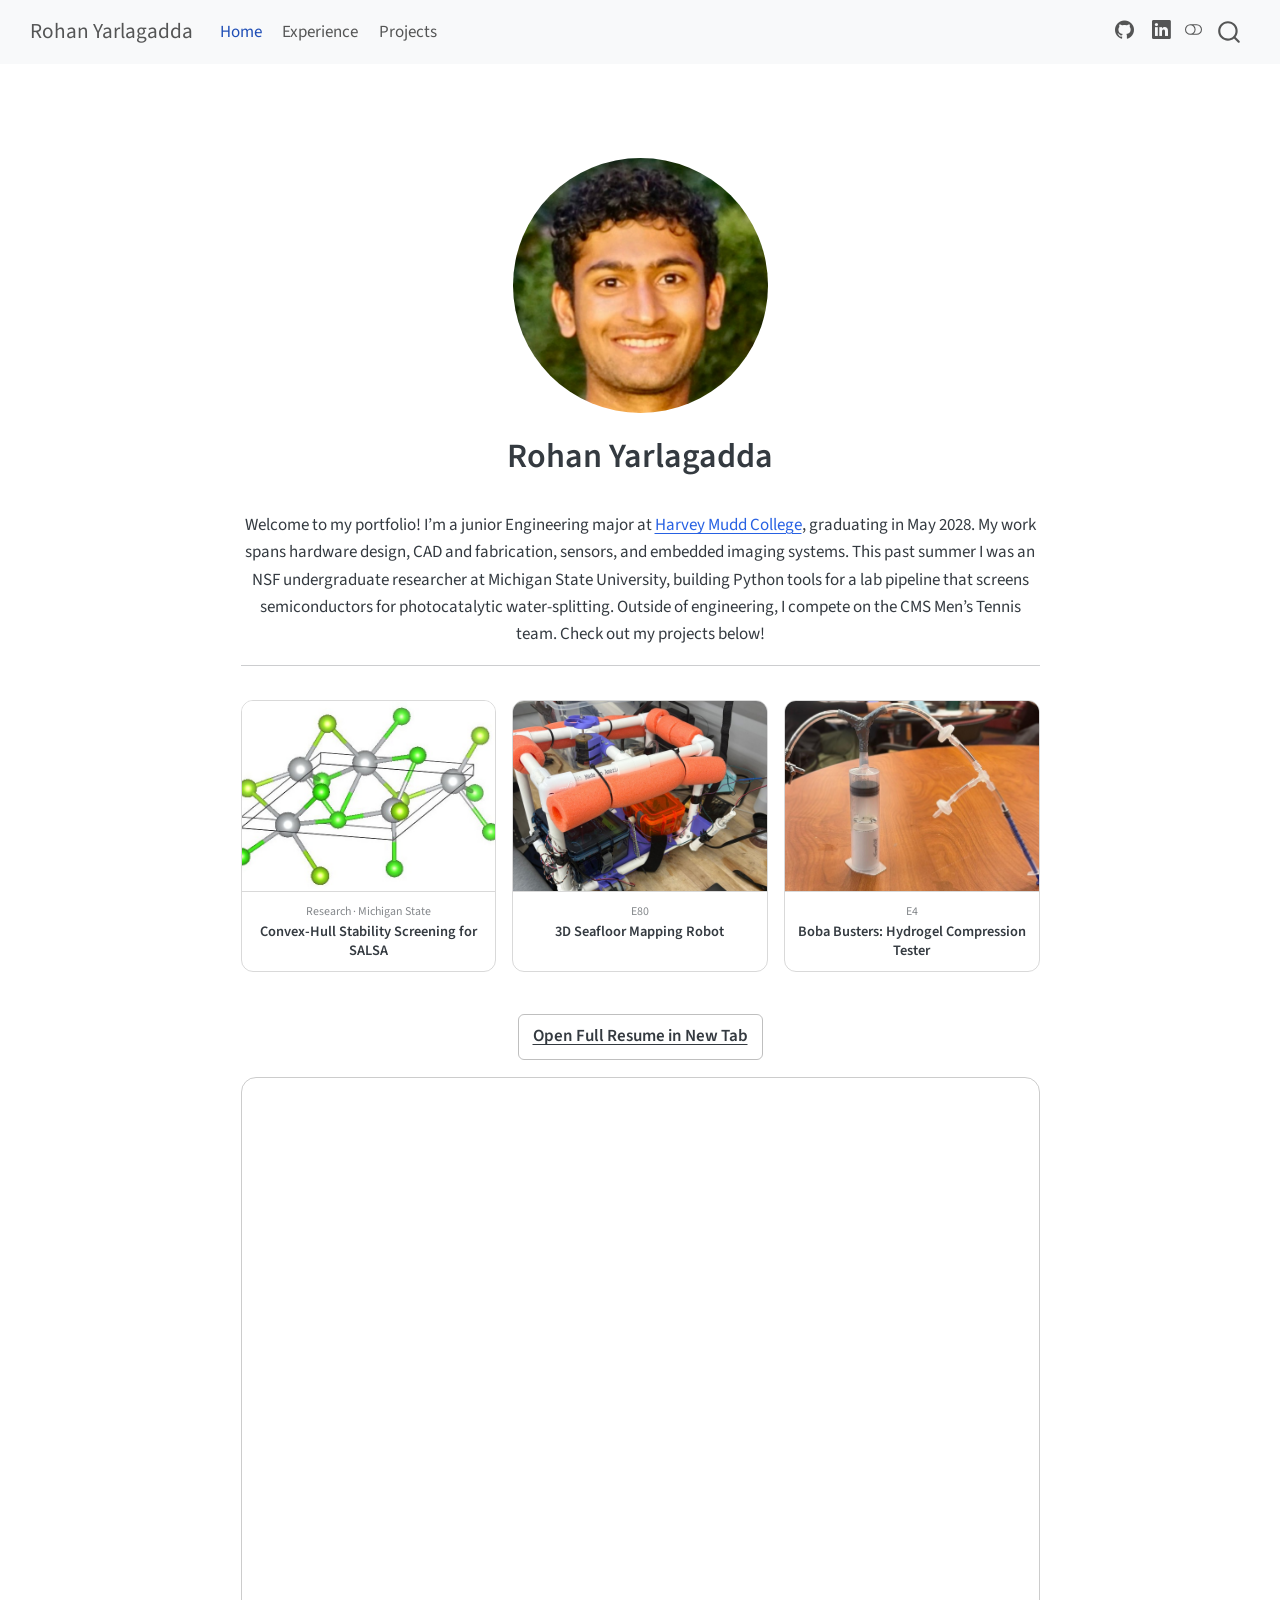
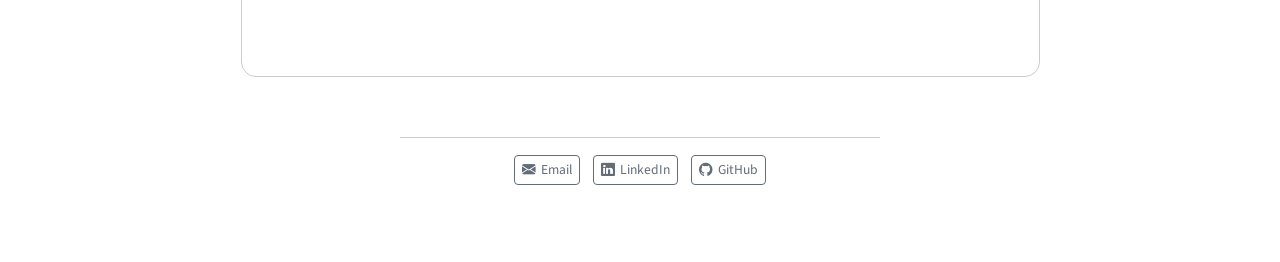
<file: index.html>
<!DOCTYPE html>
<html xmlns="http://www.w3.org/1999/xhtml" lang="en" xml:lang="en"><head>

<meta charset="utf-8">
<meta name="generator" content="quarto-1.10.18">

<meta name="viewport" content="width=device-width, initial-scale=1.0, user-scalable=yes">


<title>Rohan Yarlagadda</title>
<style>
/* Default styles provided by pandoc.
** See https://pandoc.org/MANUAL.html#variables-for-html for config info.
*/
span.smallcaps{font-variant: small-caps;}
div.columns{display: flex; gap: 1.5em;}
div.column{flex: auto;}
@media screen {
div.columns{gap: min(4vw, 1.5em);}
div.column{overflow-x: auto;}
}
div.hanging-indent{margin-left: 1.5em; text-indent: -1.5em;}
ul.task-list{list-style: none;}
ul.task-list li input[type="checkbox"] {
  width: 0.8em;
  margin: 0 0.8em 0.2em -1em; /* quarto-specific, see https://github.com/quarto-dev/quarto-cli/issues/4556 */ 
  vertical-align: middle;
}
</style>


<script src="site_libs/quarto-nav/quarto-nav.js"></script>
<script src="site_libs/quarto-nav/headroom.min.js"></script>
<script src="site_libs/clipboard/clipboard.min.js"></script>
<script src="site_libs/quarto-search/autocomplete.umd.js"></script>
<script src="site_libs/quarto-search/fuse.min.js"></script>
<script src="site_libs/quarto-search/quarto-search.js"></script>
<meta name="quarto:offset" content="./">
<link href="./images/headshot.jpg" rel="icon" type="image/jpeg">
<script src="site_libs/quarto-html/quarto.js" type="module"></script>
<script src="site_libs/quarto-html/tabsets/tabsets.js" type="module"></script>
<script src="site_libs/quarto-html/popper.min.js"></script>
<script src="site_libs/quarto-html/tippy.umd.min.js"></script>
<link href="site_libs/quarto-html/tippy.css" rel="stylesheet">
<link href="site_libs/quarto-html/quarto-syntax-highlighting-64a204ab8560d761af7679ceaba22944.css" rel="stylesheet" class="quarto-color-scheme" id="quarto-text-highlighting-styles">
<link href="site_libs/quarto-html/quarto-syntax-highlighting-dark-b85bc7c33db8c58e0ec93c3465666fed.css" rel="stylesheet" class="quarto-color-scheme quarto-color-alternate" id="quarto-text-highlighting-styles">
<link href="site_libs/quarto-html/quarto-syntax-highlighting-64a204ab8560d761af7679ceaba22944.css" rel="stylesheet" class="quarto-color-scheme-extra" id="quarto-text-highlighting-styles">
<script src="site_libs/bootstrap/bootstrap.min.js"></script>
<link href="site_libs/bootstrap/bootstrap-icons.css" rel="stylesheet">
<link href="site_libs/bootstrap/bootstrap-172ba59bd5e0b52282274ba0c0cc16fc.min.css" rel="stylesheet" append-hash="true" class="quarto-color-scheme" id="quarto-bootstrap" data-mode="light">
<link href="site_libs/bootstrap/bootstrap-dark-8b348f4b4b74a528bf910da1e8c5139e.min.css" rel="stylesheet" append-hash="true" class="quarto-color-scheme quarto-color-alternate" id="quarto-bootstrap" data-mode="dark">
<link href="site_libs/bootstrap/bootstrap-172ba59bd5e0b52282274ba0c0cc16fc.min.css" rel="stylesheet" append-hash="true" class="quarto-color-scheme-extra" id="quarto-bootstrap" data-mode="light">
<script id="quarto-search-options" type="application/json">{
  "location": "navbar",
  "copy-button": false,
  "collapse-after": 3,
  "panel-placement": "end",
  "type": "overlay",
  "limit": 50,
  "keyboard-shortcut": [
    "f",
    "/",
    "s"
  ],
  "language": {
    "search-no-results-text": "No results",
    "search-matching-documents-text": "matching documents",
    "search-copy-link-title": "Copy link to search",
    "search-hide-matches-text": "Hide additional matches",
    "search-more-match-text": "more match in this document",
    "search-more-matches-text": "more matches in this document",
    "search-clear-button-title": "Clear",
    "search-text-placeholder": "",
    "search-detached-cancel-button-title": "Cancel",
    "search-submit-button-title": "Submit",
    "search-label": "Search"
  }
}</script>


<link rel="stylesheet" href="styles.css">
</head>

<body class="nav-fixed fullcontent quarto-light"><script id="quarto-html-before-body" type="application/javascript">
    const toggleBodyColorMode = (bsSheetEl) => {
      const mode = bsSheetEl.getAttribute("data-mode");
      const bodyEl = window.document.querySelector("body");
      if (mode === "dark") {
        bodyEl.classList.add("quarto-dark");
        bodyEl.classList.remove("quarto-light");
      } else {
        bodyEl.classList.add("quarto-light");
        bodyEl.classList.remove("quarto-dark");
      }
    }
    const toggleBodyColorPrimary = () => {
      const bsSheetEl = window.document.querySelector("link#quarto-bootstrap:not([rel=disabled-stylesheet])");
      if (bsSheetEl) {
        toggleBodyColorMode(bsSheetEl);
      }
    }
    const setColorSchemeToggle = (alternate) => {
      const toggles = window.document.querySelectorAll('.quarto-color-scheme-toggle');
      for (let i=0; i < toggles.length; i++) {
        const toggle = toggles[i];
        if (toggle) {
          if (alternate) {
            toggle.classList.add("alternate");
          } else {
            toggle.classList.remove("alternate");
          }
        }
      }
    };
    const toggleColorMode = (alternate) => {
      // Switch the stylesheets
      const primaryStylesheets = window.document.querySelectorAll('link.quarto-color-scheme:not(.quarto-color-alternate)');
      const alternateStylesheets = window.document.querySelectorAll('link.quarto-color-scheme.quarto-color-alternate');
      manageTransitions('#quarto-margin-sidebar .nav-link', false);
      if (alternate) {
        // note: dark is layered on light, we don't disable primary!
        enableStylesheet(alternateStylesheets);
        for (const sheetNode of alternateStylesheets) {
          if (sheetNode.id === "quarto-bootstrap") {
            toggleBodyColorMode(sheetNode);
          }
        }
      } else {
        disableStylesheet(alternateStylesheets);
        enableStylesheet(primaryStylesheets)
        toggleBodyColorPrimary();
      }
      manageTransitions('#quarto-margin-sidebar .nav-link', true);
      // Switch the toggles
      setColorSchemeToggle(alternate)
      // Hack to workaround the fact that safari doesn't
      // properly recolor the scrollbar when toggling (#1455)
      if (navigator.userAgent.indexOf('Safari') > 0 && navigator.userAgent.indexOf('Chrome') == -1) {
        manageTransitions("body", false);
        window.scrollTo(0, 1);
        setTimeout(() => {
          window.scrollTo(0, 0);
          manageTransitions("body", true);
        }, 40);
      }
    }
    const disableStylesheet = (stylesheets) => {
      for (let i=0; i < stylesheets.length; i++) {
        const stylesheet = stylesheets[i];
        stylesheet.rel = 'disabled-stylesheet';
      }
    }
    const enableStylesheet = (stylesheets) => {
      for (let i=0; i < stylesheets.length; i++) {
        const stylesheet = stylesheets[i];
        if(stylesheet.rel !== 'stylesheet') { // for Chrome, which will still FOUC without this check
          stylesheet.rel = 'stylesheet';
        }
      }
    }
    const manageTransitions = (selector, allowTransitions) => {
      const els = window.document.querySelectorAll(selector);
      for (let i=0; i < els.length; i++) {
        const el = els[i];
        if (allowTransitions) {
          el.classList.remove('notransition');
        } else {
          el.classList.add('notransition');
        }
      }
    }
    const isFileUrl = () => {
      return window.location.protocol === 'file:';
    }
    const hasAlternateSentinel = () => {
      let styleSentinel = getColorSchemeSentinel();
      if (styleSentinel !== null) {
        return styleSentinel === "alternate";
      } else {
        return false;
      }
    }
    const setStyleSentinel = (alternate) => {
      const value = alternate ? "alternate" : "default";
      if (!isFileUrl()) {
        window.localStorage.setItem("quarto-color-scheme", value);
      } else {
        localAlternateSentinel = value;
      }
    }
    const getColorSchemeSentinel = () => {
      if (!isFileUrl()) {
        const storageValue = window.localStorage.getItem("quarto-color-scheme");
        return storageValue != null ? storageValue : localAlternateSentinel;
      } else {
        return localAlternateSentinel;
      }
    }
    const toggleGiscusIfUsed = (isAlternate, darkModeDefault) => {
      const baseTheme = document.querySelector('#giscus-base-theme')?.value ?? 'light';
      const alternateTheme = document.querySelector('#giscus-alt-theme')?.value ?? 'dark';
      let newTheme = '';
      if(authorPrefersDark) {
        newTheme = isAlternate ? baseTheme : alternateTheme;
      } else {
        newTheme = isAlternate ? alternateTheme : baseTheme;
      }
      const changeGiscusTheme = () => {
        // From: https://github.com/giscus/giscus/issues/336
        const sendMessage = (message) => {
          const iframe = document.querySelector('iframe.giscus-frame');
          if (!iframe) return;
          iframe.contentWindow.postMessage({ giscus: message }, 'https://giscus.app');
        }
        sendMessage({
          setConfig: {
            theme: newTheme
          }
        });
      }
      const isGiscussLoaded = window.document.querySelector('iframe.giscus-frame') !== null;
      if (isGiscussLoaded) {
        changeGiscusTheme();
      }
    };
    const authorPrefersDark = false;
    const darkModeDefault = authorPrefersDark;
      document.querySelector('link#quarto-text-highlighting-styles.quarto-color-scheme-extra').rel = 'disabled-stylesheet';
      document.querySelector('link#quarto-bootstrap.quarto-color-scheme-extra').rel = 'disabled-stylesheet';
    let localAlternateSentinel = darkModeDefault ? 'alternate' : 'default';
    // Dark / light mode switch
    window.quartoToggleColorScheme = () => {
      // Read the current dark / light value
      let toAlternate = !hasAlternateSentinel();
      toggleColorMode(toAlternate);
      setStyleSentinel(toAlternate);
      toggleGiscusIfUsed(toAlternate, darkModeDefault);
      window.dispatchEvent(new Event('resize'));
    };
    // Switch to dark mode if need be
    if (hasAlternateSentinel()) {
      toggleColorMode(true);
    } else {
      toggleColorMode(false);
    }
  </script>

<div id="quarto-search-results"></div>
  <header id="quarto-header" class="headroom fixed-top">
    <nav class="navbar navbar-expand-lg " data-bs-theme="dark">
      <div class="navbar-container container-fluid">
      <div class="navbar-brand-container mx-auto">
    <a class="navbar-brand" href="./index.html">
    <span class="navbar-title">Rohan Yarlagadda</span>
    </a>
  </div>
            <div id="quarto-search" class="" title="Search"></div>
          <button class="navbar-toggler" type="button" data-bs-toggle="collapse" data-bs-target="#navbarCollapse" aria-controls="navbarCollapse" role="menu" aria-expanded="false" aria-label="Toggle navigation" onclick="if (window.quartoToggleHeadroom) { window.quartoToggleHeadroom(); }">
  <span class="navbar-toggler-icon"></span>
</button>
          <div class="collapse navbar-collapse" id="navbarCollapse">
            <ul class="navbar-nav navbar-nav-scroll me-auto">
  <li class="nav-item">
    <a class="nav-link active" href="./index.html" aria-current="page"> 
<span class="menu-text">Home</span></a>
  </li>  
  <li class="nav-item">
    <a class="nav-link" href="./experience.html"> 
<span class="menu-text">Experience</span></a>
  </li>  
  <li class="nav-item">
    <a class="nav-link" href="./projects.html"> 
<span class="menu-text">Projects</span></a>
  </li>  
</ul>
            <ul class="navbar-nav navbar-nav-scroll ms-auto">
  <li class="nav-item compact">
    <a class="nav-link" href="https://github.com/roprograms" target="_blank"> <i class="bi bi-github" role="img">
</i> 
<span class="menu-text"></span></a>
  </li>  
  <li class="nav-item compact">
    <a class="nav-link" href="https://www.linkedin.com/in/rohan-yarlagadda-907777332/" target="_blank"> <i class="bi bi-linkedin" role="img">
</i> 
<span class="menu-text"></span></a>
  </li>  
</ul>
          </div> <!-- /navcollapse -->
            <div class="quarto-navbar-tools">
  <a href="" class="quarto-color-scheme-toggle quarto-navigation-tool  px-1" onclick="window.quartoToggleColorScheme(); return false;" title="Toggle dark mode"><i class="bi"></i></a>
</div>
      </div> <!-- /container-fluid -->
    </nav>
</header>
<!-- content -->
<div id="quarto-content" class="quarto-container page-columns page-rows-contents page-layout-article page-navbar">
<!-- sidebar -->
<!-- margin-sidebar -->
    
<!-- main -->
<div class="quarto-about-jolla">
  <img src="images/headshot.jpg" class="about-image
  round " style="height: 15em; width: 15em;">
 <header id="title-block-header" class="quarto-title-block default">
<div class="quarto-title">
<h1 class="title">Rohan Yarlagadda</h1>
</div>
<div class="quarto-title-meta">
  </div>
</header><main class="content" id="quarto-document-content">

<p>Welcome to my portfolio! I’m a junior Engineering major at <a href="https://www.hmc.edu">Harvey Mudd College</a>, graduating in May 2028. My work spans hardware design, CAD and fabrication, sensors, and embedded imaging systems. This past summer I was an NSF undergraduate researcher at Michigan State University, building Python tools for a lab pipeline that screens semiconductors for photocatalytic water-splitting. Outside of engineering, I compete on the CMS Men’s Tennis team. Check out my projects below!</p>
<hr>
<!-- Project cards: copy one <a class="proj-card"> block per project.
     href points to a page, optionally with #section-id to jump to that section.
     To use a real photo, change src to e.g. images/projects/e80/main.jpg -->
<div class="proj-grid">
  <a href="experience.html#msu-research" class="proj-card">
    <img class="proj-img" src="images/experience/msu/crystal-structure.jpg" alt="Crystal structure of a candidate compound">
    <div class="proj-label">
      <p class="proj-course">Research · Michigan State</p>
      <p class="proj-name">Convex-Hull Stability Screening for SALSA</p>
    </div>
  </a>
  <a href="projects.html#e80-seafloor-mapping" class="proj-card">
    <img class="proj-img" src="images/projects/e80/robot.jpg" alt="Seafloor mapping robot">
    <div class="proj-label">
      <p class="proj-course">E80</p>
      <p class="proj-name">3D Seafloor Mapping Robot</p>
    </div>
  </a>
  <a href="projects.html#e4-hydrogel-tester" class="proj-card">
    <img class="proj-img" src="images/projects/e4/prototype.jpg" alt="Boba Busters hydrogel compression tester">
    <div class="proj-label">
      <p class="proj-course">E4</p>
      <p class="proj-name">Boba Busters: Hydrogel Compression Tester</p>
    </div>
  </a>
</div>
<!-- Resume: to update it, replace images/Resume.pdf with the new file (same name). -->
<div style="text-align:center; margin: 1.5rem 0 1rem;">
  <a href="images/Resume.pdf" target="_blank" class="btn-link">Open Full Resume in New Tab</a>
</div>
<div style="text-align:center;">
  <iframe class="resume-frame" src="images/Resume.pdf"></iframe>
</div>


</main> 
  <hr class="about-sep">
   <div class="about-links">
  <a href="mailto:ryarlagadda006@gmail.com" class="about-link" rel="" target="">
    <i class="bi bi-envelope-fill"></i>
     <span class="about-link-text">Email</span>
  </a>
  <a href="https://www.linkedin.com/in/rohan-yarlagadda-907777332/" class="about-link" rel="" target="">
    <i class="bi bi-linkedin"></i>
     <span class="about-link-text">LinkedIn</span>
  </a>
  <a href="https://github.com/roprograms" class="about-link" rel="" target="">
    <i class="bi bi-github"></i>
     <span class="about-link-text">GitHub</span>
  </a>
</div>
</div>
 <!-- /main -->
<script id="quarto-html-after-body" type="application/javascript">
  window.document.addEventListener("DOMContentLoaded", function (event) {
    // Ensure there is a toggle, if there isn't float one in the top right
    if (window.document.querySelector('.quarto-color-scheme-toggle') === null) {
      const a = window.document.createElement('a');
      a.classList.add('top-right');
      a.classList.add('quarto-color-scheme-toggle');
      a.href = "";
      a.onclick = function() { try { window.quartoToggleColorScheme(); } catch {} return false; };
      const i = window.document.createElement("i");
      i.classList.add('bi');
      a.appendChild(i);
      window.document.body.appendChild(a);
    }
    setColorSchemeToggle(hasAlternateSentinel())
    const isCodeAnnotation = (el) => {
      for (const clz of el.classList) {
        if (clz.startsWith('code-annotation-')) {                     
          return true;
        }
      }
      return false;
    }
    const onCopySuccess = function(e) {
      // button target
      const button = e.trigger;
      // don't keep focus
      button.blur();
      // flash "checked"
      button.classList.add('code-copy-button-checked');
      var currentTitle = button.getAttribute("title");
      button.setAttribute("title", "Copied!");
      let tooltip;
      if (window.bootstrap) {
        button.setAttribute("data-bs-toggle", "tooltip");
        button.setAttribute("data-bs-placement", "left");
        button.setAttribute("data-bs-title", "Copied!");
        tooltip = new bootstrap.Tooltip(button, 
          { trigger: "manual", 
            customClass: "code-copy-button-tooltip",
            offset: [0, -8]});
        tooltip.show();    
      }
      setTimeout(function() {
        if (tooltip) {
          tooltip.hide();
          button.removeAttribute("data-bs-title");
          button.removeAttribute("data-bs-toggle");
          button.removeAttribute("data-bs-placement");
        }
        button.setAttribute("title", currentTitle);
        button.classList.remove('code-copy-button-checked');
      }, 1000);
      // clear code selection
      e.clearSelection();
    }
    const getTextToCopy = function(trigger) {
      const outerScaffold = trigger.parentElement.cloneNode(true);
      const codeEl = outerScaffold.querySelector('code');
      for (const childEl of codeEl.children) {
        if (isCodeAnnotation(childEl)) {
          childEl.remove();
        }
      }
      return codeEl.innerText;
    }
    const clipboard = new window.ClipboardJS('.code-copy-button:not([data-in-quarto-modal])', {
      text: getTextToCopy
    });
    clipboard.on('success', onCopySuccess);
    if (window.document.getElementById('quarto-embedded-source-code-modal')) {
      const clipboardModal = new window.ClipboardJS('.code-copy-button[data-in-quarto-modal]', {
        text: getTextToCopy,
        container: window.document.getElementById('quarto-embedded-source-code-modal')
      });
      clipboardModal.on('success', onCopySuccess);
    }
      var localhostRegex = new RegExp(/^(?:http|https):\/\/localhost\:?[0-9]*\//);
      var mailtoRegex = new RegExp(/^mailto:/);
        var filterRegex = new RegExp("https:\/\/roprograms\.github\.io\/RY_Project_Portfolio\/");
      var isInternal = (href) => {
          return filterRegex.test(href) || localhostRegex.test(href) || mailtoRegex.test(href);
      }
      // Inspect non-navigation links and adorn them if external
     var links = window.document.querySelectorAll('a[href]:not(.nav-link):not(.navbar-brand):not(.toc-action):not(.sidebar-link):not(.sidebar-item-toggle):not(.pagination-link):not(.no-external):not([aria-hidden]):not(.dropdown-item):not(.quarto-navigation-tool):not(.about-link)');
      for (var i=0; i<links.length; i++) {
        const link = links[i];
        if (!isInternal(link.href)) {
          // undo the damage that might have been done by quarto-nav.js in the case of
          // links that we want to consider external
          if (link.dataset.originalHref !== undefined) {
            link.href = link.dataset.originalHref;
          }
        }
      }
    function tippyHover(el, contentFn, onTriggerFn, onUntriggerFn) {
      const config = {
        allowHTML: true,
        maxWidth: 500,
        delay: 100,
        arrow: false,
        appendTo: function(el) {
            return el.parentElement;
        },
        interactive: true,
        interactiveBorder: 10,
        theme: 'quarto',
        placement: 'bottom-start',
      };
      if (contentFn) {
        config.content = contentFn;
      }
      if (onTriggerFn) {
        config.onTrigger = onTriggerFn;
      }
      if (onUntriggerFn) {
        config.onUntrigger = onUntriggerFn;
      }
      window.tippy(el, config); 
    }
    const noterefs = window.document.querySelectorAll('a[role="doc-noteref"]');
    for (var i=0; i<noterefs.length; i++) {
      const ref = noterefs[i];
      tippyHover(ref, function() {
        // use id or data attribute instead here
        let href = ref.getAttribute('data-footnote-href') || ref.getAttribute('href');
        try { href = new URL(href).hash; } catch {}
        const id = href.replace(/^#\/?/, "");
        const note = window.document.getElementById(id);
        if (note) {
          return note.innerHTML;
        } else {
          return "";
        }
      });
    }
    const xrefs = window.document.querySelectorAll('a.quarto-xref');
    const processXRef = (id, note) => {
      // Strip column container classes
      const stripColumnClz = (el) => {
        el.classList.remove("page-full", "page-columns");
        if (el.children) {
          for (const child of el.children) {
            stripColumnClz(child);
          }
        }
      }
      stripColumnClz(note)
      if (id === null || id.startsWith('sec-')) {
        // Special case sections, only their first couple elements
        const container = document.createElement("div");
        if (note.children && note.children.length > 2) {
          container.appendChild(note.children[0].cloneNode(true));
          for (let i = 1; i < note.children.length; i++) {
            const child = note.children[i];
            if (child.tagName === "P" && child.innerText === "") {
              continue;
            } else {
              container.appendChild(child.cloneNode(true));
              break;
            }
          }
          if (window.Quarto?.typesetMath) {
            window.Quarto.typesetMath(container);
          }
          return container.innerHTML
        } else {
          if (window.Quarto?.typesetMath) {
            window.Quarto.typesetMath(note);
          }
          return note.innerHTML;
        }
      } else {
        // Remove any anchor links if they are present
        const anchorLink = note.querySelector('a.anchorjs-link');
        if (anchorLink) {
          anchorLink.remove();
        }
        if (window.Quarto?.typesetMath) {
          window.Quarto.typesetMath(note);
        }
        if (note.classList.contains("callout")) {
          return note.outerHTML;
        } else {
          return note.innerHTML;
        }
      }
    }
    for (var i=0; i<xrefs.length; i++) {
      const xref = xrefs[i];
      tippyHover(xref, undefined, function(instance) {
        instance.disable();
        let url = xref.getAttribute('href');
        let hash = undefined; 
        if (url.startsWith('#')) {
          hash = url;
        } else {
          try { hash = new URL(url).hash; } catch {}
        }
        if (hash) {
          const id = hash.replace(/^#\/?/, "");
          const note = window.document.getElementById(id);
          if (note !== null) {
            try {
              const html = processXRef(id, note.cloneNode(true));
              instance.setContent(html);
            } finally {
              instance.enable();
              instance.show();
            }
          } else {
            // See if we can fetch this
            fetch(url.split('#')[0])
            .then(res => res.text())
            .then(html => {
              const parser = new DOMParser();
              const htmlDoc = parser.parseFromString(html, "text/html");
              const note = htmlDoc.getElementById(id);
              if (note !== null) {
                const html = processXRef(id, note);
                instance.setContent(html);
              } 
            }).finally(() => {
              instance.enable();
              instance.show();
            });
          }
        } else {
          // See if we can fetch a full url (with no hash to target)
          // This is a special case and we should probably do some content thinning / targeting
          fetch(url)
          .then(res => res.text())
          .then(html => {
            const parser = new DOMParser();
            const htmlDoc = parser.parseFromString(html, "text/html");
            const note = htmlDoc.querySelector('main.content');
            if (note !== null) {
              // This should only happen for chapter cross references
              // (since there is no id in the URL)
              // remove the first header
              if (note.children.length > 0 && note.children[0].tagName === "HEADER") {
                note.children[0].remove();
              }
              const html = processXRef(null, note);
              instance.setContent(html);
            } 
          }).finally(() => {
            instance.enable();
            instance.show();
          });
        }
      }, function(instance) {
      });
    }
        let selectedAnnoteEl;
        const selectorForAnnotation = ( cell, annotation) => {
          let cellAttr = 'data-code-cell="' + cell + '"';
          let lineAttr = 'data-code-annotation="' +  annotation + '"';
          const selector = 'span[' + cellAttr + '][' + lineAttr + ']';
          return selector;
        }
        const selectCodeLines = (annoteEl) => {
          const doc = window.document;
          const targetCell = annoteEl.getAttribute("data-target-cell");
          const targetAnnotation = annoteEl.getAttribute("data-target-annotation");
          const annoteSpan = window.document.querySelector(selectorForAnnotation(targetCell, targetAnnotation));
          const lines = annoteSpan.getAttribute("data-code-lines").split(",");
          const lineIds = lines.map((line) => {
            return targetCell + "-" + line;
          })
          let top = null;
          let height = null;
          let parent = null;
          if (lineIds.length > 0) {
              //compute the position of the single el (top and bottom and make a div)
              const el = window.document.getElementById(lineIds[0]);
              top = el.offsetTop;
              height = el.offsetHeight;
              parent = el.parentElement.parentElement;
            if (lineIds.length > 1) {
              const lastEl = window.document.getElementById(lineIds[lineIds.length - 1]);
              const bottom = lastEl.offsetTop + lastEl.offsetHeight;
              height = bottom - top;
            }
            if (top !== null && height !== null && parent !== null) {
              // cook up a div (if necessary) and position it 
              let div = window.document.getElementById("code-annotation-line-highlight");
              if (div === null) {
                div = window.document.createElement("div");
                div.setAttribute("id", "code-annotation-line-highlight");
                div.style.position = 'absolute';
                parent.appendChild(div);
              }
              div.style.top = top - 2 + "px";
              div.style.height = height + 4 + "px";
              div.style.left = 0;
              let gutterDiv = window.document.getElementById("code-annotation-line-highlight-gutter");
              if (gutterDiv === null) {
                gutterDiv = window.document.createElement("div");
                gutterDiv.setAttribute("id", "code-annotation-line-highlight-gutter");
                gutterDiv.style.position = 'absolute';
                const codeCell = window.document.getElementById(targetCell);
                const gutter = codeCell.querySelector('.code-annotation-gutter');
                gutter.appendChild(gutterDiv);
              }
              gutterDiv.style.top = top - 2 + "px";
              gutterDiv.style.height = height + 4 + "px";
            }
            selectedAnnoteEl = annoteEl;
          }
        };
        const unselectCodeLines = () => {
          const elementsIds = ["code-annotation-line-highlight", "code-annotation-line-highlight-gutter"];
          elementsIds.forEach((elId) => {
            const div = window.document.getElementById(elId);
            if (div) {
              div.remove();
            }
          });
          selectedAnnoteEl = undefined;
        };
          // Handle positioning of the toggle
      window.addEventListener(
        "resize",
        throttle(() => {
          elRect = undefined;
          if (selectedAnnoteEl) {
            selectCodeLines(selectedAnnoteEl);
          }
        }, 10)
      );
      function throttle(fn, ms) {
      let throttle = false;
      let timer;
        return (...args) => {
          if(!throttle) { // first call gets through
              fn.apply(this, args);
              throttle = true;
          } else { // all the others get throttled
              if(timer) clearTimeout(timer); // cancel #2
              timer = setTimeout(() => {
                fn.apply(this, args);
                timer = throttle = false;
              }, ms);
          }
        };
      }
        // Attach click handler to the DT
        const annoteDls = window.document.querySelectorAll('dt[data-target-cell]');
        for (const annoteDlNode of annoteDls) {
          annoteDlNode.addEventListener('click', (event) => {
            const clickedEl = event.target;
            if (clickedEl !== selectedAnnoteEl) {
              unselectCodeLines();
              const activeEl = window.document.querySelector('dt[data-target-cell].code-annotation-active');
              if (activeEl) {
                activeEl.classList.remove('code-annotation-active');
              }
              selectCodeLines(clickedEl);
              clickedEl.classList.add('code-annotation-active');
            } else {
              // Unselect the line
              unselectCodeLines();
              clickedEl.classList.remove('code-annotation-active');
            }
          });
        }
    const findCites = (el) => {
      const parentEl = el.parentElement;
      if (parentEl) {
        const cites = parentEl.dataset.cites;
        if (cites) {
          return {
            el,
            cites: cites.split(' ')
          };
        } else {
          return findCites(el.parentElement)
        }
      } else {
        return undefined;
      }
    };
    var bibliorefs = window.document.querySelectorAll('a[role="doc-biblioref"]');
    for (var i=0; i<bibliorefs.length; i++) {
      const ref = bibliorefs[i];
      const citeInfo = findCites(ref);
      if (citeInfo) {
        tippyHover(citeInfo.el, function() {
          var popup = window.document.createElement('div');
          citeInfo.cites.forEach(function(cite) {
            var citeDiv = window.document.createElement('div');
            citeDiv.classList.add('hanging-indent');
            citeDiv.classList.add('csl-entry');
            var biblioDiv = window.document.getElementById('ref-' + cite);
            if (biblioDiv) {
              citeDiv.innerHTML = biblioDiv.innerHTML;
            }
            popup.appendChild(citeDiv);
          });
          return popup.innerHTML;
        });
      }
    }
  });
  </script>
</div> <!-- /content -->




</body></html>
</file>
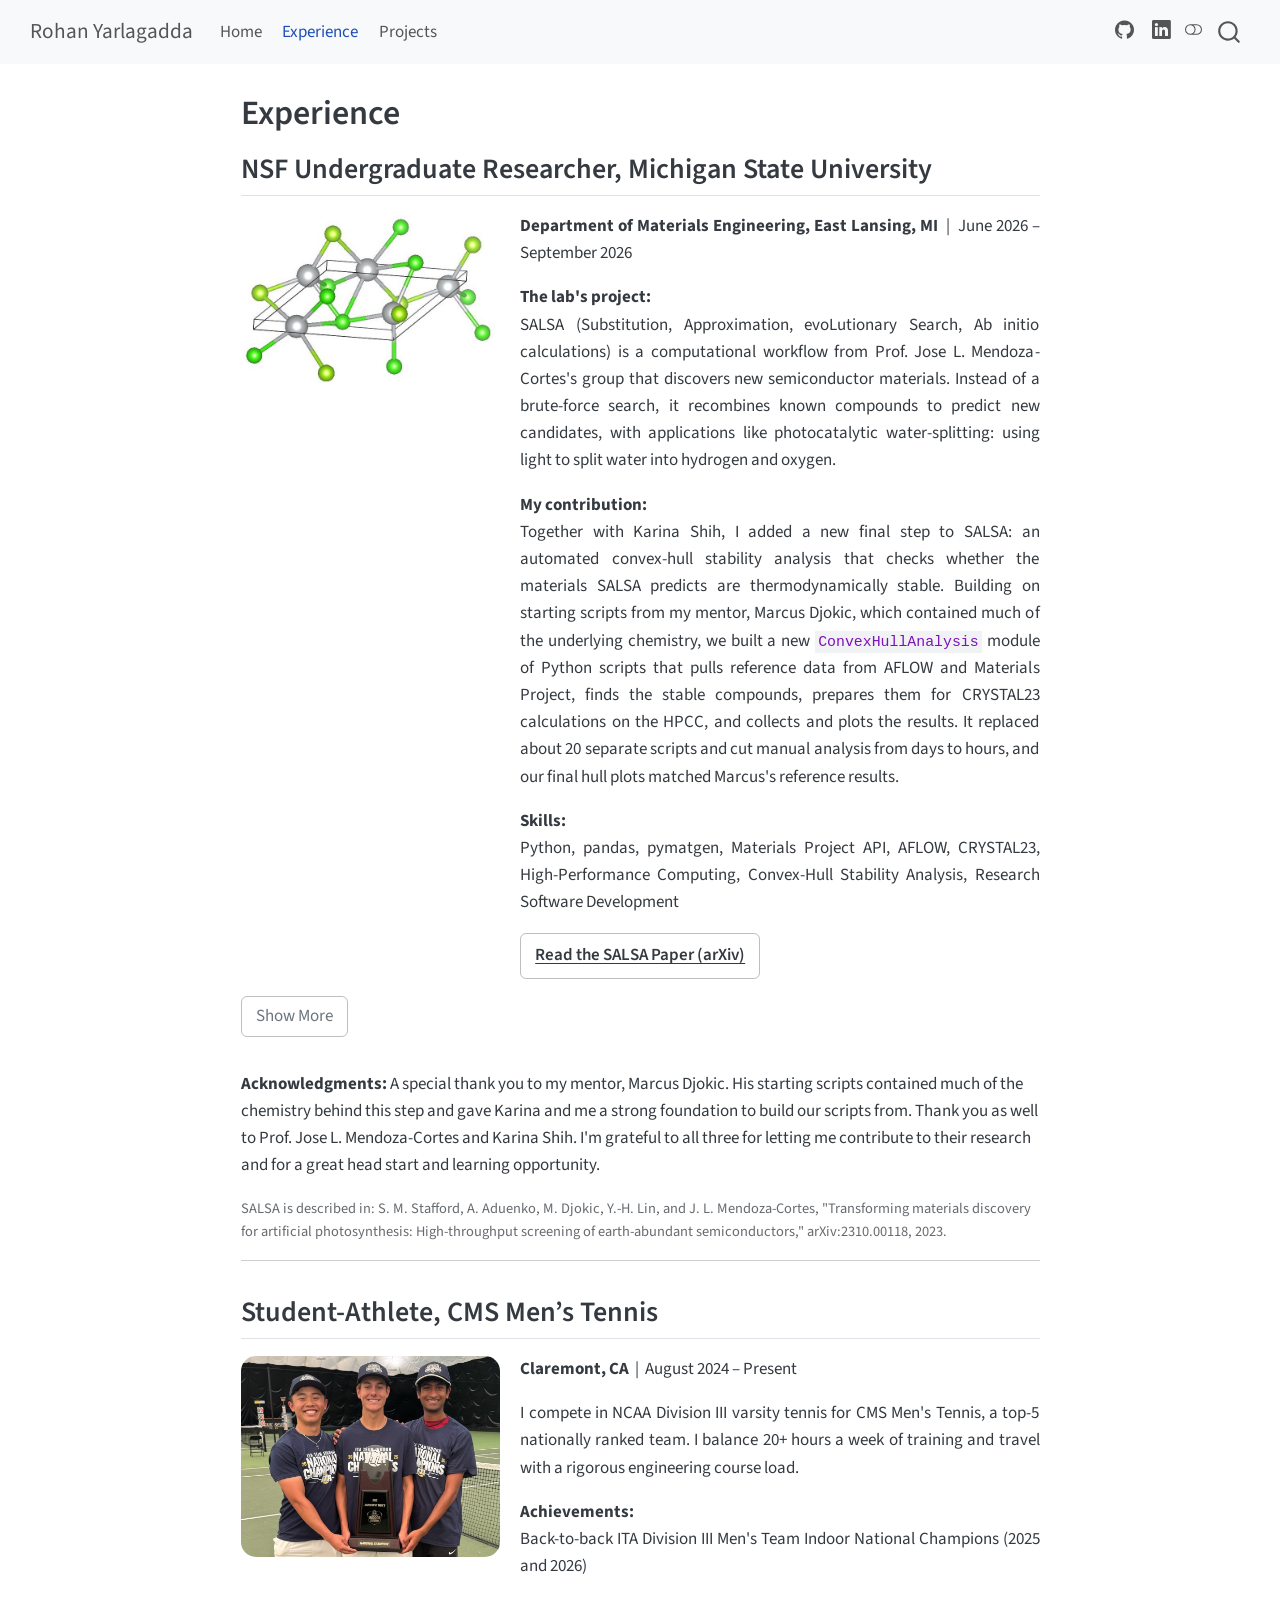
<file: experience.html>
<!DOCTYPE html>
<html xmlns="http://www.w3.org/1999/xhtml" lang="en" xml:lang="en"><head>

<meta charset="utf-8">
<meta name="generator" content="quarto-1.10.18">

<meta name="viewport" content="width=device-width, initial-scale=1.0, user-scalable=yes">


<title>Experience – Rohan Yarlagadda</title>
<style>
/* Default styles provided by pandoc.
** See https://pandoc.org/MANUAL.html#variables-for-html for config info.
*/
span.smallcaps{font-variant: small-caps;}
div.columns{display: flex; gap: 1.5em;}
div.column{flex: auto;}
@media screen {
div.columns{gap: min(4vw, 1.5em);}
div.column{overflow-x: auto;}
}
div.hanging-indent{margin-left: 1.5em; text-indent: -1.5em;}
ul.task-list{list-style: none;}
ul.task-list li input[type="checkbox"] {
  width: 0.8em;
  margin: 0 0.8em 0.2em -1em; /* quarto-specific, see https://github.com/quarto-dev/quarto-cli/issues/4556 */ 
  vertical-align: middle;
}
</style>


<script src="site_libs/quarto-nav/quarto-nav.js"></script>
<script src="site_libs/quarto-nav/headroom.min.js"></script>
<script src="site_libs/clipboard/clipboard.min.js"></script>
<script src="site_libs/quarto-search/autocomplete.umd.js"></script>
<script src="site_libs/quarto-search/fuse.min.js"></script>
<script src="site_libs/quarto-search/quarto-search.js"></script>
<meta name="quarto:offset" content="./">
<link href="./images/headshot.jpg" rel="icon" type="image/jpeg">
<script src="site_libs/quarto-html/quarto.js" type="module"></script>
<script src="site_libs/quarto-html/tabsets/tabsets.js" type="module"></script>
<script src="site_libs/quarto-html/popper.min.js"></script>
<script src="site_libs/quarto-html/tippy.umd.min.js"></script>
<script src="site_libs/quarto-html/anchor.min.js"></script>
<link href="site_libs/quarto-html/tippy.css" rel="stylesheet">
<link href="site_libs/quarto-html/quarto-syntax-highlighting-64a204ab8560d761af7679ceaba22944.css" rel="stylesheet" class="quarto-color-scheme" id="quarto-text-highlighting-styles">
<link href="site_libs/quarto-html/quarto-syntax-highlighting-dark-b85bc7c33db8c58e0ec93c3465666fed.css" rel="stylesheet" class="quarto-color-scheme quarto-color-alternate" id="quarto-text-highlighting-styles">
<link href="site_libs/quarto-html/quarto-syntax-highlighting-64a204ab8560d761af7679ceaba22944.css" rel="stylesheet" class="quarto-color-scheme-extra" id="quarto-text-highlighting-styles">
<script src="site_libs/bootstrap/bootstrap.min.js"></script>
<link href="site_libs/bootstrap/bootstrap-icons.css" rel="stylesheet">
<link href="site_libs/bootstrap/bootstrap-172ba59bd5e0b52282274ba0c0cc16fc.min.css" rel="stylesheet" append-hash="true" class="quarto-color-scheme" id="quarto-bootstrap" data-mode="light">
<link href="site_libs/bootstrap/bootstrap-dark-8b348f4b4b74a528bf910da1e8c5139e.min.css" rel="stylesheet" append-hash="true" class="quarto-color-scheme quarto-color-alternate" id="quarto-bootstrap" data-mode="dark">
<link href="site_libs/bootstrap/bootstrap-172ba59bd5e0b52282274ba0c0cc16fc.min.css" rel="stylesheet" append-hash="true" class="quarto-color-scheme-extra" id="quarto-bootstrap" data-mode="light">
<script id="quarto-search-options" type="application/json">{
  "location": "navbar",
  "copy-button": false,
  "collapse-after": 3,
  "panel-placement": "end",
  "type": "overlay",
  "limit": 50,
  "keyboard-shortcut": [
    "f",
    "/",
    "s"
  ],
  "language": {
    "search-no-results-text": "No results",
    "search-matching-documents-text": "matching documents",
    "search-copy-link-title": "Copy link to search",
    "search-hide-matches-text": "Hide additional matches",
    "search-more-match-text": "more match in this document",
    "search-more-matches-text": "more matches in this document",
    "search-clear-button-title": "Clear",
    "search-text-placeholder": "",
    "search-detached-cancel-button-title": "Cancel",
    "search-submit-button-title": "Submit",
    "search-label": "Search"
  }
}</script>


<link rel="stylesheet" href="styles.css">
</head>

<body class="nav-fixed fullcontent quarto-light"><script id="quarto-html-before-body" type="application/javascript">
    const toggleBodyColorMode = (bsSheetEl) => {
      const mode = bsSheetEl.getAttribute("data-mode");
      const bodyEl = window.document.querySelector("body");
      if (mode === "dark") {
        bodyEl.classList.add("quarto-dark");
        bodyEl.classList.remove("quarto-light");
      } else {
        bodyEl.classList.add("quarto-light");
        bodyEl.classList.remove("quarto-dark");
      }
    }
    const toggleBodyColorPrimary = () => {
      const bsSheetEl = window.document.querySelector("link#quarto-bootstrap:not([rel=disabled-stylesheet])");
      if (bsSheetEl) {
        toggleBodyColorMode(bsSheetEl);
      }
    }
    const setColorSchemeToggle = (alternate) => {
      const toggles = window.document.querySelectorAll('.quarto-color-scheme-toggle');
      for (let i=0; i < toggles.length; i++) {
        const toggle = toggles[i];
        if (toggle) {
          if (alternate) {
            toggle.classList.add("alternate");
          } else {
            toggle.classList.remove("alternate");
          }
        }
      }
    };
    const toggleColorMode = (alternate) => {
      // Switch the stylesheets
      const primaryStylesheets = window.document.querySelectorAll('link.quarto-color-scheme:not(.quarto-color-alternate)');
      const alternateStylesheets = window.document.querySelectorAll('link.quarto-color-scheme.quarto-color-alternate');
      manageTransitions('#quarto-margin-sidebar .nav-link', false);
      if (alternate) {
        // note: dark is layered on light, we don't disable primary!
        enableStylesheet(alternateStylesheets);
        for (const sheetNode of alternateStylesheets) {
          if (sheetNode.id === "quarto-bootstrap") {
            toggleBodyColorMode(sheetNode);
          }
        }
      } else {
        disableStylesheet(alternateStylesheets);
        enableStylesheet(primaryStylesheets)
        toggleBodyColorPrimary();
      }
      manageTransitions('#quarto-margin-sidebar .nav-link', true);
      // Switch the toggles
      setColorSchemeToggle(alternate)
      // Hack to workaround the fact that safari doesn't
      // properly recolor the scrollbar when toggling (#1455)
      if (navigator.userAgent.indexOf('Safari') > 0 && navigator.userAgent.indexOf('Chrome') == -1) {
        manageTransitions("body", false);
        window.scrollTo(0, 1);
        setTimeout(() => {
          window.scrollTo(0, 0);
          manageTransitions("body", true);
        }, 40);
      }
    }
    const disableStylesheet = (stylesheets) => {
      for (let i=0; i < stylesheets.length; i++) {
        const stylesheet = stylesheets[i];
        stylesheet.rel = 'disabled-stylesheet';
      }
    }
    const enableStylesheet = (stylesheets) => {
      for (let i=0; i < stylesheets.length; i++) {
        const stylesheet = stylesheets[i];
        if(stylesheet.rel !== 'stylesheet') { // for Chrome, which will still FOUC without this check
          stylesheet.rel = 'stylesheet';
        }
      }
    }
    const manageTransitions = (selector, allowTransitions) => {
      const els = window.document.querySelectorAll(selector);
      for (let i=0; i < els.length; i++) {
        const el = els[i];
        if (allowTransitions) {
          el.classList.remove('notransition');
        } else {
          el.classList.add('notransition');
        }
      }
    }
    const isFileUrl = () => {
      return window.location.protocol === 'file:';
    }
    const hasAlternateSentinel = () => {
      let styleSentinel = getColorSchemeSentinel();
      if (styleSentinel !== null) {
        return styleSentinel === "alternate";
      } else {
        return false;
      }
    }
    const setStyleSentinel = (alternate) => {
      const value = alternate ? "alternate" : "default";
      if (!isFileUrl()) {
        window.localStorage.setItem("quarto-color-scheme", value);
      } else {
        localAlternateSentinel = value;
      }
    }
    const getColorSchemeSentinel = () => {
      if (!isFileUrl()) {
        const storageValue = window.localStorage.getItem("quarto-color-scheme");
        return storageValue != null ? storageValue : localAlternateSentinel;
      } else {
        return localAlternateSentinel;
      }
    }
    const toggleGiscusIfUsed = (isAlternate, darkModeDefault) => {
      const baseTheme = document.querySelector('#giscus-base-theme')?.value ?? 'light';
      const alternateTheme = document.querySelector('#giscus-alt-theme')?.value ?? 'dark';
      let newTheme = '';
      if(authorPrefersDark) {
        newTheme = isAlternate ? baseTheme : alternateTheme;
      } else {
        newTheme = isAlternate ? alternateTheme : baseTheme;
      }
      const changeGiscusTheme = () => {
        // From: https://github.com/giscus/giscus/issues/336
        const sendMessage = (message) => {
          const iframe = document.querySelector('iframe.giscus-frame');
          if (!iframe) return;
          iframe.contentWindow.postMessage({ giscus: message }, 'https://giscus.app');
        }
        sendMessage({
          setConfig: {
            theme: newTheme
          }
        });
      }
      const isGiscussLoaded = window.document.querySelector('iframe.giscus-frame') !== null;
      if (isGiscussLoaded) {
        changeGiscusTheme();
      }
    };
    const authorPrefersDark = false;
    const darkModeDefault = authorPrefersDark;
      document.querySelector('link#quarto-text-highlighting-styles.quarto-color-scheme-extra').rel = 'disabled-stylesheet';
      document.querySelector('link#quarto-bootstrap.quarto-color-scheme-extra').rel = 'disabled-stylesheet';
    let localAlternateSentinel = darkModeDefault ? 'alternate' : 'default';
    // Dark / light mode switch
    window.quartoToggleColorScheme = () => {
      // Read the current dark / light value
      let toAlternate = !hasAlternateSentinel();
      toggleColorMode(toAlternate);
      setStyleSentinel(toAlternate);
      toggleGiscusIfUsed(toAlternate, darkModeDefault);
      window.dispatchEvent(new Event('resize'));
    };
    // Switch to dark mode if need be
    if (hasAlternateSentinel()) {
      toggleColorMode(true);
    } else {
      toggleColorMode(false);
    }
  </script>

<div id="quarto-search-results"></div>
  <header id="quarto-header" class="headroom fixed-top">
    <nav class="navbar navbar-expand-lg " data-bs-theme="dark">
      <div class="navbar-container container-fluid">
      <div class="navbar-brand-container mx-auto">
    <a class="navbar-brand" href="./index.html">
    <span class="navbar-title">Rohan Yarlagadda</span>
    </a>
  </div>
            <div id="quarto-search" class="" title="Search"></div>
          <button class="navbar-toggler" type="button" data-bs-toggle="collapse" data-bs-target="#navbarCollapse" aria-controls="navbarCollapse" role="menu" aria-expanded="false" aria-label="Toggle navigation" onclick="if (window.quartoToggleHeadroom) { window.quartoToggleHeadroom(); }">
  <span class="navbar-toggler-icon"></span>
</button>
          <div class="collapse navbar-collapse" id="navbarCollapse">
            <ul class="navbar-nav navbar-nav-scroll me-auto">
  <li class="nav-item">
    <a class="nav-link" href="./index.html"> 
<span class="menu-text">Home</span></a>
  </li>  
  <li class="nav-item">
    <a class="nav-link active" href="./experience.html" aria-current="page"> 
<span class="menu-text">Experience</span></a>
  </li>  
  <li class="nav-item">
    <a class="nav-link" href="./projects.html"> 
<span class="menu-text">Projects</span></a>
  </li>  
</ul>
            <ul class="navbar-nav navbar-nav-scroll ms-auto">
  <li class="nav-item compact">
    <a class="nav-link" href="https://github.com/roprograms" target="_blank"> <i class="bi bi-github" role="img">
</i> 
<span class="menu-text"></span></a>
  </li>  
  <li class="nav-item compact">
    <a class="nav-link" href="https://www.linkedin.com/in/rohan-yarlagadda-907777332/" target="_blank"> <i class="bi bi-linkedin" role="img">
</i> 
<span class="menu-text"></span></a>
  </li>  
</ul>
          </div> <!-- /navcollapse -->
            <div class="quarto-navbar-tools">
  <a href="" class="quarto-color-scheme-toggle quarto-navigation-tool  px-1" onclick="window.quartoToggleColorScheme(); return false;" title="Toggle dark mode"><i class="bi"></i></a>
</div>
      </div> <!-- /container-fluid -->
    </nav>
</header>
<!-- content -->
<div id="quarto-content" class="quarto-container page-columns page-rows-contents page-layout-article page-navbar">
<!-- sidebar -->
<!-- margin-sidebar -->
    
<!-- main -->
<main class="content" id="quarto-document-content">


<header id="title-block-header" class="quarto-title-block default">
<div class="quarto-title">
<h1 class="title">Experience</h1>
</div>



<div class="quarto-title-meta">

    
  
    
  </div>
  


</header>


<section id="msu-research" class="level2">
<h2 class="anchored" data-anchor-id="msu-research">NSF Undergraduate Researcher, Michigan State University</h2>
<div class="project">
  <div class="project-img">
    <img src="images/experience/msu/crystal-structure.jpg" alt="Crystal structure generated from a CIF file for a candidate compound">
  </div>
  <div class="project-text">
    <p><strong>Department of Materials Engineering, East Lansing, MI</strong> &nbsp;|&nbsp; June 2026 – September 2026</p>
    <p><strong>The lab's project:</strong><br>
      SALSA (Substitution, Approximation, evoLutionary Search, Ab initio calculations) is a
      computational workflow from Prof. Jose L. Mendoza-Cortes's group that discovers new
      semiconductor materials. Instead of a brute-force search, it recombines known compounds to
      predict new candidates, with applications like photocatalytic water-splitting: using light to
      split water into hydrogen and oxygen.</p>
    <p><strong>My contribution:</strong><br>
      Together with Karina Shih, I added a new final step to SALSA: an automated convex-hull stability
      analysis that checks whether the materials SALSA predicts are thermodynamically stable. Building on
      starting scripts from my mentor, Marcus Djokic, which contained much of the underlying chemistry,
      we built a new <code>ConvexHullAnalysis</code> module of Python scripts that pulls reference data from
      AFLOW and Materials Project, finds the stable compounds, prepares them for CRYSTAL23 calculations
      on the HPCC, and collects and plots the results. It replaced about 20 separate scripts and cut
      manual analysis from days to hours, and our final hull plots matched Marcus's reference results.</p>
    <p><strong>Skills:</strong><br>
      Python, pandas, pymatgen, Materials Project API, AFLOW, CRYSTAL23, High-Performance Computing,
      Convex-Hull Stability Analysis, Research Software Development</p>
    <a href="https://arxiv.org/abs/2310.00118" target="_blank" class="btn-link">Read the SALSA Paper (arXiv)</a>
  </div>
</div>

<details class="more">
  <summary></summary>
  <div class="detail-grid">
    <div>
      <strong>A New Pipeline Step</strong>
      <img src="images/experience/msu/directory-tree.jpg" alt="SALSA directory tree: steps 1 to 4 plus the new 5. ConvexHullAnalysis folder">
      <p>Steps 1–4 of SALSA already existed. Step 5, <code>ConvexHullAnalysis</code>, holds the
        scripts Karina and I wrote.</p>
    </div>
    <div>
      <strong>Scraping &amp; Stability Screening</strong>
      <img src="images/experience/msu/stable-hull-points.jpg" alt="Table of stable hull compounds with formation enthalpies">
      <p><code>Materials_Scraper.py</code> gathers energy, composition, and crystal-structure data for
        each candidate's chemical system from AFLOW and Materials Project.
        <code>ConvexHullStability.py</code> cleans that data, computes formation energies, builds a
        ternary convex hull, and outputs only the stable compounds (above).</p>
    </div>
    <div>
      <strong>Crystal Structures for DFT</strong>
      <img src="images/experience/msu/generate-cifs-code.jpg" alt="Python code that builds a pymatgen Structure from a CSV row and writes a CIF">
      <p><code>generate_cifs.py</code> rebuilds each stable (or near-stable) compound's crystal
        structure and writes it as a symmetrized CIF file, ready for CRYSTAL23 optimization,
        frequency, and single-point calculations on the HPCC.</p>
    </div>
    <div>
      <strong>Results &amp; Hull Plots</strong>
      <img src="images/experience/msu/ag-br-s-hull-example.jpg" alt="3D ternary convex hull for the Ag-Br-S system">
      <p><code>Results_Aggregator.py</code> collects the CRYSTAL23 energies into one dataset, and
        <code>Hull_Plotter.py</code> draws ternary and quaternary hulls comparing SALSA candidates with
        AFLOW reference materials, across OPT2, SP, enthalpy, and Gibbs free energy. Our finished plots
        matched Marcus Djokic's reference results, confirming the new step works correctly. Shown: an
        Ag-Br-S hull from Marcus's original scripts.</p>
    </div>
  </div>
</details>

<p><strong>Acknowledgments:</strong> A special thank you to my mentor, Marcus Djokic. His starting
  scripts contained much of the chemistry behind this step and gave Karina and me a strong foundation
  to build our scripts from. Thank you as well to Prof. Jose L. Mendoza-Cortes and Karina Shih. I'm
  grateful to all three for letting me contribute to their research and for a great head start and
  learning opportunity.</p>
<p style="font-size: 0.85rem; opacity: 0.75;">SALSA is described in: S. M. Stafford, A. Aduenko,
  M. Djokic, Y.-H. Lin, and J. L. Mendoza-Cortes, "Transforming materials discovery for artificial
  photosynthesis: High-throughput screening of earth-abundant semiconductors," arXiv:2310.00118, 2023.</p>
<hr>
</section>
<section id="tennis" class="level2">
<h2 class="anchored" data-anchor-id="tennis">Student-Athlete, CMS Men’s Tennis</h2>
<div class="project">
  <div class="project-img">
    <img src="images/experience/tennis/national-champions.jpg" alt="Three CMS Men's Tennis players holding the 2025 ITA Division III Men's Team Indoor National Champion trophy">
  </div>
  <div class="project-text">
    <p><strong>Claremont, CA</strong> &nbsp;|&nbsp; August 2024 – Present</p>
    <p>I compete in NCAA Division III varsity tennis for CMS Men's Tennis, a top-5 nationally ranked
      team. I balance 20+ hours a week of training and travel with a rigorous engineering course load.</p>
    <p><strong>Achievements:</strong><br>
      Back-to-back ITA Division III Men's Team Indoor National Champions (2025 and 2026)</p>
  </div>
</div>


</section>

</main> <!-- /main -->
<script id="quarto-html-after-body" type="application/javascript">
  window.document.addEventListener("DOMContentLoaded", function (event) {
    // Ensure there is a toggle, if there isn't float one in the top right
    if (window.document.querySelector('.quarto-color-scheme-toggle') === null) {
      const a = window.document.createElement('a');
      a.classList.add('top-right');
      a.classList.add('quarto-color-scheme-toggle');
      a.href = "";
      a.onclick = function() { try { window.quartoToggleColorScheme(); } catch {} return false; };
      const i = window.document.createElement("i");
      i.classList.add('bi');
      a.appendChild(i);
      window.document.body.appendChild(a);
    }
    setColorSchemeToggle(hasAlternateSentinel())
    const icon = "";
    const anchorJS = new window.AnchorJS();
    anchorJS.options = {
      placement: 'right',
      icon: icon
    };
    anchorJS.add('.anchored');
    const isCodeAnnotation = (el) => {
      for (const clz of el.classList) {
        if (clz.startsWith('code-annotation-')) {                     
          return true;
        }
      }
      return false;
    }
    const onCopySuccess = function(e) {
      // button target
      const button = e.trigger;
      // don't keep focus
      button.blur();
      // flash "checked"
      button.classList.add('code-copy-button-checked');
      var currentTitle = button.getAttribute("title");
      button.setAttribute("title", "Copied!");
      let tooltip;
      if (window.bootstrap) {
        button.setAttribute("data-bs-toggle", "tooltip");
        button.setAttribute("data-bs-placement", "left");
        button.setAttribute("data-bs-title", "Copied!");
        tooltip = new bootstrap.Tooltip(button, 
          { trigger: "manual", 
            customClass: "code-copy-button-tooltip",
            offset: [0, -8]});
        tooltip.show();    
      }
      setTimeout(function() {
        if (tooltip) {
          tooltip.hide();
          button.removeAttribute("data-bs-title");
          button.removeAttribute("data-bs-toggle");
          button.removeAttribute("data-bs-placement");
        }
        button.setAttribute("title", currentTitle);
        button.classList.remove('code-copy-button-checked');
      }, 1000);
      // clear code selection
      e.clearSelection();
    }
    const getTextToCopy = function(trigger) {
      const outerScaffold = trigger.parentElement.cloneNode(true);
      const codeEl = outerScaffold.querySelector('code');
      for (const childEl of codeEl.children) {
        if (isCodeAnnotation(childEl)) {
          childEl.remove();
        }
      }
      return codeEl.innerText;
    }
    const clipboard = new window.ClipboardJS('.code-copy-button:not([data-in-quarto-modal])', {
      text: getTextToCopy
    });
    clipboard.on('success', onCopySuccess);
    if (window.document.getElementById('quarto-embedded-source-code-modal')) {
      const clipboardModal = new window.ClipboardJS('.code-copy-button[data-in-quarto-modal]', {
        text: getTextToCopy,
        container: window.document.getElementById('quarto-embedded-source-code-modal')
      });
      clipboardModal.on('success', onCopySuccess);
    }
      var localhostRegex = new RegExp(/^(?:http|https):\/\/localhost\:?[0-9]*\//);
      var mailtoRegex = new RegExp(/^mailto:/);
        var filterRegex = new RegExp("https:\/\/roprograms\.github\.io\/RY_Project_Portfolio\/");
      var isInternal = (href) => {
          return filterRegex.test(href) || localhostRegex.test(href) || mailtoRegex.test(href);
      }
      // Inspect non-navigation links and adorn them if external
     var links = window.document.querySelectorAll('a[href]:not(.nav-link):not(.navbar-brand):not(.toc-action):not(.sidebar-link):not(.sidebar-item-toggle):not(.pagination-link):not(.no-external):not([aria-hidden]):not(.dropdown-item):not(.quarto-navigation-tool):not(.about-link)');
      for (var i=0; i<links.length; i++) {
        const link = links[i];
        if (!isInternal(link.href)) {
          // undo the damage that might have been done by quarto-nav.js in the case of
          // links that we want to consider external
          if (link.dataset.originalHref !== undefined) {
            link.href = link.dataset.originalHref;
          }
        }
      }
    function tippyHover(el, contentFn, onTriggerFn, onUntriggerFn) {
      const config = {
        allowHTML: true,
        maxWidth: 500,
        delay: 100,
        arrow: false,
        appendTo: function(el) {
            return el.parentElement;
        },
        interactive: true,
        interactiveBorder: 10,
        theme: 'quarto',
        placement: 'bottom-start',
      };
      if (contentFn) {
        config.content = contentFn;
      }
      if (onTriggerFn) {
        config.onTrigger = onTriggerFn;
      }
      if (onUntriggerFn) {
        config.onUntrigger = onUntriggerFn;
      }
      window.tippy(el, config); 
    }
    const noterefs = window.document.querySelectorAll('a[role="doc-noteref"]');
    for (var i=0; i<noterefs.length; i++) {
      const ref = noterefs[i];
      tippyHover(ref, function() {
        // use id or data attribute instead here
        let href = ref.getAttribute('data-footnote-href') || ref.getAttribute('href');
        try { href = new URL(href).hash; } catch {}
        const id = href.replace(/^#\/?/, "");
        const note = window.document.getElementById(id);
        if (note) {
          return note.innerHTML;
        } else {
          return "";
        }
      });
    }
    const xrefs = window.document.querySelectorAll('a.quarto-xref');
    const processXRef = (id, note) => {
      // Strip column container classes
      const stripColumnClz = (el) => {
        el.classList.remove("page-full", "page-columns");
        if (el.children) {
          for (const child of el.children) {
            stripColumnClz(child);
          }
        }
      }
      stripColumnClz(note)
      if (id === null || id.startsWith('sec-')) {
        // Special case sections, only their first couple elements
        const container = document.createElement("div");
        if (note.children && note.children.length > 2) {
          container.appendChild(note.children[0].cloneNode(true));
          for (let i = 1; i < note.children.length; i++) {
            const child = note.children[i];
            if (child.tagName === "P" && child.innerText === "") {
              continue;
            } else {
              container.appendChild(child.cloneNode(true));
              break;
            }
          }
          if (window.Quarto?.typesetMath) {
            window.Quarto.typesetMath(container);
          }
          return container.innerHTML
        } else {
          if (window.Quarto?.typesetMath) {
            window.Quarto.typesetMath(note);
          }
          return note.innerHTML;
        }
      } else {
        // Remove any anchor links if they are present
        const anchorLink = note.querySelector('a.anchorjs-link');
        if (anchorLink) {
          anchorLink.remove();
        }
        if (window.Quarto?.typesetMath) {
          window.Quarto.typesetMath(note);
        }
        if (note.classList.contains("callout")) {
          return note.outerHTML;
        } else {
          return note.innerHTML;
        }
      }
    }
    for (var i=0; i<xrefs.length; i++) {
      const xref = xrefs[i];
      tippyHover(xref, undefined, function(instance) {
        instance.disable();
        let url = xref.getAttribute('href');
        let hash = undefined; 
        if (url.startsWith('#')) {
          hash = url;
        } else {
          try { hash = new URL(url).hash; } catch {}
        }
        if (hash) {
          const id = hash.replace(/^#\/?/, "");
          const note = window.document.getElementById(id);
          if (note !== null) {
            try {
              const html = processXRef(id, note.cloneNode(true));
              instance.setContent(html);
            } finally {
              instance.enable();
              instance.show();
            }
          } else {
            // See if we can fetch this
            fetch(url.split('#')[0])
            .then(res => res.text())
            .then(html => {
              const parser = new DOMParser();
              const htmlDoc = parser.parseFromString(html, "text/html");
              const note = htmlDoc.getElementById(id);
              if (note !== null) {
                const html = processXRef(id, note);
                instance.setContent(html);
              } 
            }).finally(() => {
              instance.enable();
              instance.show();
            });
          }
        } else {
          // See if we can fetch a full url (with no hash to target)
          // This is a special case and we should probably do some content thinning / targeting
          fetch(url)
          .then(res => res.text())
          .then(html => {
            const parser = new DOMParser();
            const htmlDoc = parser.parseFromString(html, "text/html");
            const note = htmlDoc.querySelector('main.content');
            if (note !== null) {
              // This should only happen for chapter cross references
              // (since there is no id in the URL)
              // remove the first header
              if (note.children.length > 0 && note.children[0].tagName === "HEADER") {
                note.children[0].remove();
              }
              const html = processXRef(null, note);
              instance.setContent(html);
            } 
          }).finally(() => {
            instance.enable();
            instance.show();
          });
        }
      }, function(instance) {
      });
    }
        let selectedAnnoteEl;
        const selectorForAnnotation = ( cell, annotation) => {
          let cellAttr = 'data-code-cell="' + cell + '"';
          let lineAttr = 'data-code-annotation="' +  annotation + '"';
          const selector = 'span[' + cellAttr + '][' + lineAttr + ']';
          return selector;
        }
        const selectCodeLines = (annoteEl) => {
          const doc = window.document;
          const targetCell = annoteEl.getAttribute("data-target-cell");
          const targetAnnotation = annoteEl.getAttribute("data-target-annotation");
          const annoteSpan = window.document.querySelector(selectorForAnnotation(targetCell, targetAnnotation));
          const lines = annoteSpan.getAttribute("data-code-lines").split(",");
          const lineIds = lines.map((line) => {
            return targetCell + "-" + line;
          })
          let top = null;
          let height = null;
          let parent = null;
          if (lineIds.length > 0) {
              //compute the position of the single el (top and bottom and make a div)
              const el = window.document.getElementById(lineIds[0]);
              top = el.offsetTop;
              height = el.offsetHeight;
              parent = el.parentElement.parentElement;
            if (lineIds.length > 1) {
              const lastEl = window.document.getElementById(lineIds[lineIds.length - 1]);
              const bottom = lastEl.offsetTop + lastEl.offsetHeight;
              height = bottom - top;
            }
            if (top !== null && height !== null && parent !== null) {
              // cook up a div (if necessary) and position it 
              let div = window.document.getElementById("code-annotation-line-highlight");
              if (div === null) {
                div = window.document.createElement("div");
                div.setAttribute("id", "code-annotation-line-highlight");
                div.style.position = 'absolute';
                parent.appendChild(div);
              }
              div.style.top = top - 2 + "px";
              div.style.height = height + 4 + "px";
              div.style.left = 0;
              let gutterDiv = window.document.getElementById("code-annotation-line-highlight-gutter");
              if (gutterDiv === null) {
                gutterDiv = window.document.createElement("div");
                gutterDiv.setAttribute("id", "code-annotation-line-highlight-gutter");
                gutterDiv.style.position = 'absolute';
                const codeCell = window.document.getElementById(targetCell);
                const gutter = codeCell.querySelector('.code-annotation-gutter');
                gutter.appendChild(gutterDiv);
              }
              gutterDiv.style.top = top - 2 + "px";
              gutterDiv.style.height = height + 4 + "px";
            }
            selectedAnnoteEl = annoteEl;
          }
        };
        const unselectCodeLines = () => {
          const elementsIds = ["code-annotation-line-highlight", "code-annotation-line-highlight-gutter"];
          elementsIds.forEach((elId) => {
            const div = window.document.getElementById(elId);
            if (div) {
              div.remove();
            }
          });
          selectedAnnoteEl = undefined;
        };
          // Handle positioning of the toggle
      window.addEventListener(
        "resize",
        throttle(() => {
          elRect = undefined;
          if (selectedAnnoteEl) {
            selectCodeLines(selectedAnnoteEl);
          }
        }, 10)
      );
      function throttle(fn, ms) {
      let throttle = false;
      let timer;
        return (...args) => {
          if(!throttle) { // first call gets through
              fn.apply(this, args);
              throttle = true;
          } else { // all the others get throttled
              if(timer) clearTimeout(timer); // cancel #2
              timer = setTimeout(() => {
                fn.apply(this, args);
                timer = throttle = false;
              }, ms);
          }
        };
      }
        // Attach click handler to the DT
        const annoteDls = window.document.querySelectorAll('dt[data-target-cell]');
        for (const annoteDlNode of annoteDls) {
          annoteDlNode.addEventListener('click', (event) => {
            const clickedEl = event.target;
            if (clickedEl !== selectedAnnoteEl) {
              unselectCodeLines();
              const activeEl = window.document.querySelector('dt[data-target-cell].code-annotation-active');
              if (activeEl) {
                activeEl.classList.remove('code-annotation-active');
              }
              selectCodeLines(clickedEl);
              clickedEl.classList.add('code-annotation-active');
            } else {
              // Unselect the line
              unselectCodeLines();
              clickedEl.classList.remove('code-annotation-active');
            }
          });
        }
    const findCites = (el) => {
      const parentEl = el.parentElement;
      if (parentEl) {
        const cites = parentEl.dataset.cites;
        if (cites) {
          return {
            el,
            cites: cites.split(' ')
          };
        } else {
          return findCites(el.parentElement)
        }
      } else {
        return undefined;
      }
    };
    var bibliorefs = window.document.querySelectorAll('a[role="doc-biblioref"]');
    for (var i=0; i<bibliorefs.length; i++) {
      const ref = bibliorefs[i];
      const citeInfo = findCites(ref);
      if (citeInfo) {
        tippyHover(citeInfo.el, function() {
          var popup = window.document.createElement('div');
          citeInfo.cites.forEach(function(cite) {
            var citeDiv = window.document.createElement('div');
            citeDiv.classList.add('hanging-indent');
            citeDiv.classList.add('csl-entry');
            var biblioDiv = window.document.getElementById('ref-' + cite);
            if (biblioDiv) {
              citeDiv.innerHTML = biblioDiv.innerHTML;
            }
            popup.appendChild(citeDiv);
          });
          return popup.innerHTML;
        });
      }
    }
  });
  </script>
</div> <!-- /content -->




</body></html>
</file>
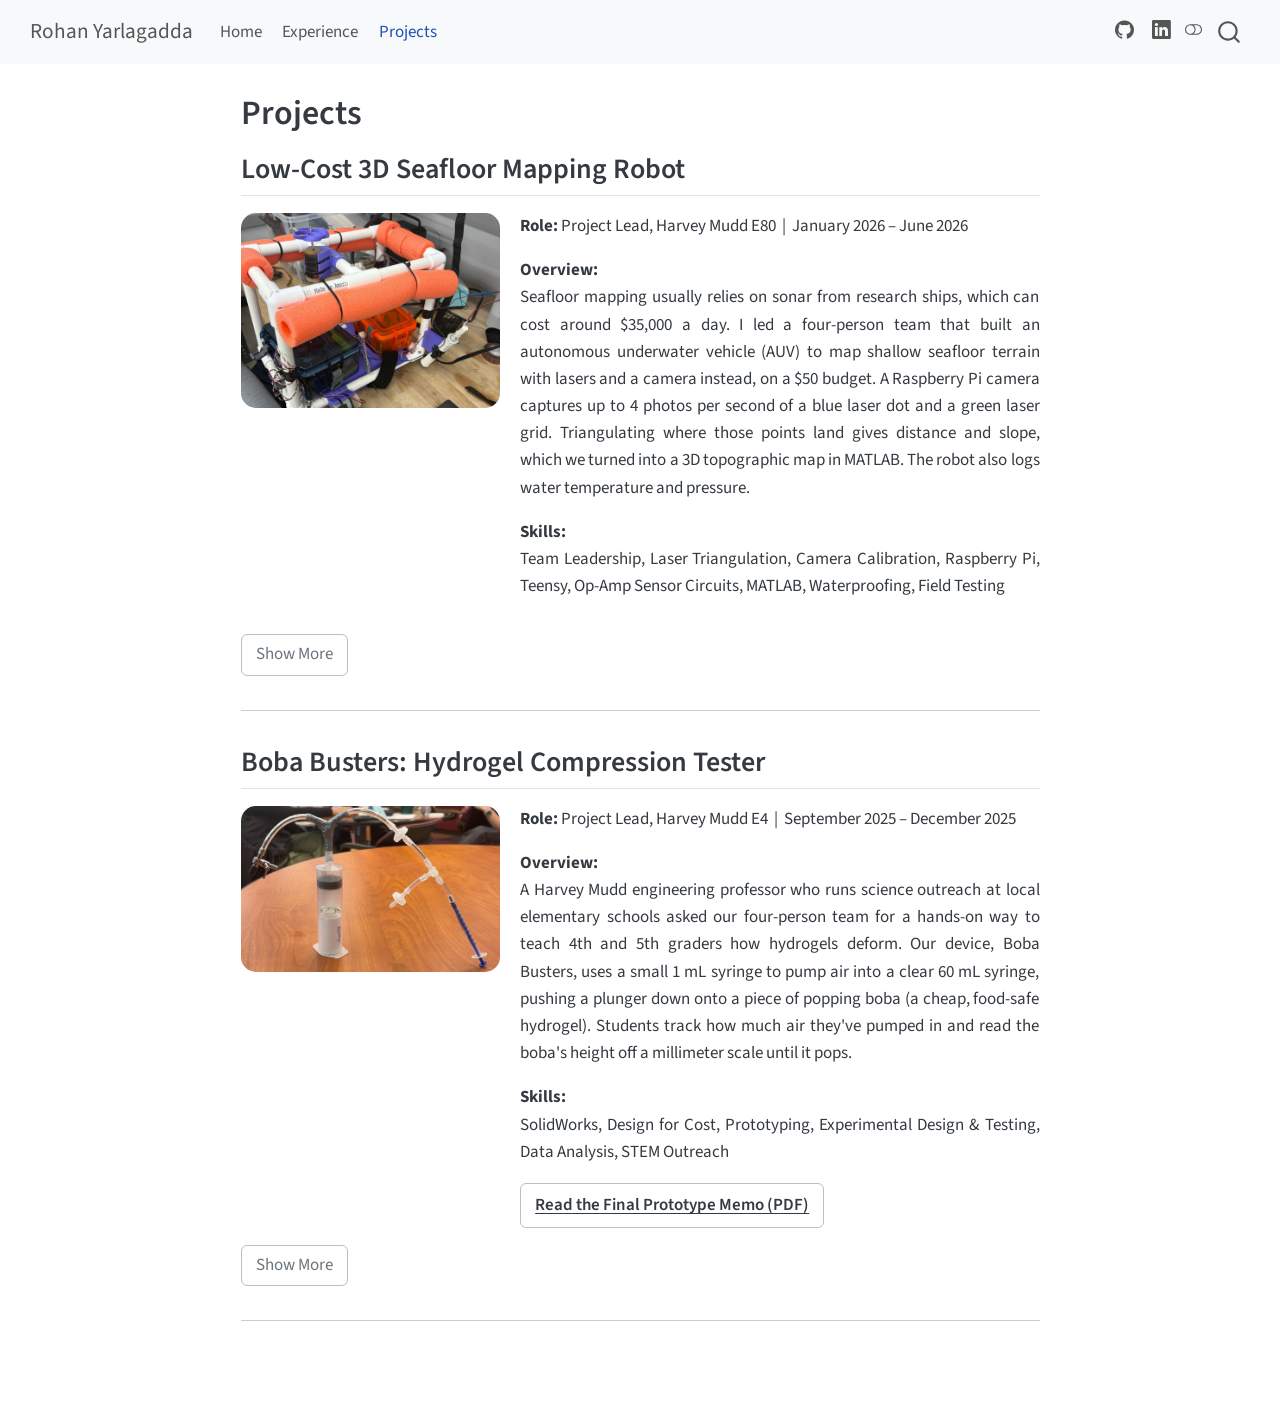
<file: projects.html>
<!DOCTYPE html>
<html xmlns="http://www.w3.org/1999/xhtml" lang="en" xml:lang="en"><head>

<meta charset="utf-8">
<meta name="generator" content="quarto-1.10.18">

<meta name="viewport" content="width=device-width, initial-scale=1.0, user-scalable=yes">


<title>Projects – Rohan Yarlagadda</title>
<style>
/* Default styles provided by pandoc.
** See https://pandoc.org/MANUAL.html#variables-for-html for config info.
*/
span.smallcaps{font-variant: small-caps;}
div.columns{display: flex; gap: 1.5em;}
div.column{flex: auto;}
@media screen {
div.columns{gap: min(4vw, 1.5em);}
div.column{overflow-x: auto;}
}
div.hanging-indent{margin-left: 1.5em; text-indent: -1.5em;}
ul.task-list{list-style: none;}
ul.task-list li input[type="checkbox"] {
  width: 0.8em;
  margin: 0 0.8em 0.2em -1em; /* quarto-specific, see https://github.com/quarto-dev/quarto-cli/issues/4556 */ 
  vertical-align: middle;
}
</style>


<script src="site_libs/quarto-nav/quarto-nav.js"></script>
<script src="site_libs/quarto-nav/headroom.min.js"></script>
<script src="site_libs/clipboard/clipboard.min.js"></script>
<script src="site_libs/quarto-search/autocomplete.umd.js"></script>
<script src="site_libs/quarto-search/fuse.min.js"></script>
<script src="site_libs/quarto-search/quarto-search.js"></script>
<meta name="quarto:offset" content="./">
<link href="./images/headshot.jpg" rel="icon" type="image/jpeg">
<script src="site_libs/quarto-html/quarto.js" type="module"></script>
<script src="site_libs/quarto-html/tabsets/tabsets.js" type="module"></script>
<script src="site_libs/quarto-html/popper.min.js"></script>
<script src="site_libs/quarto-html/tippy.umd.min.js"></script>
<script src="site_libs/quarto-html/anchor.min.js"></script>
<link href="site_libs/quarto-html/tippy.css" rel="stylesheet">
<link href="site_libs/quarto-html/quarto-syntax-highlighting-64a204ab8560d761af7679ceaba22944.css" rel="stylesheet" class="quarto-color-scheme" id="quarto-text-highlighting-styles">
<link href="site_libs/quarto-html/quarto-syntax-highlighting-dark-b85bc7c33db8c58e0ec93c3465666fed.css" rel="stylesheet" class="quarto-color-scheme quarto-color-alternate" id="quarto-text-highlighting-styles">
<link href="site_libs/quarto-html/quarto-syntax-highlighting-64a204ab8560d761af7679ceaba22944.css" rel="stylesheet" class="quarto-color-scheme-extra" id="quarto-text-highlighting-styles">
<script src="site_libs/bootstrap/bootstrap.min.js"></script>
<link href="site_libs/bootstrap/bootstrap-icons.css" rel="stylesheet">
<link href="site_libs/bootstrap/bootstrap-172ba59bd5e0b52282274ba0c0cc16fc.min.css" rel="stylesheet" append-hash="true" class="quarto-color-scheme" id="quarto-bootstrap" data-mode="light">
<link href="site_libs/bootstrap/bootstrap-dark-8b348f4b4b74a528bf910da1e8c5139e.min.css" rel="stylesheet" append-hash="true" class="quarto-color-scheme quarto-color-alternate" id="quarto-bootstrap" data-mode="dark">
<link href="site_libs/bootstrap/bootstrap-172ba59bd5e0b52282274ba0c0cc16fc.min.css" rel="stylesheet" append-hash="true" class="quarto-color-scheme-extra" id="quarto-bootstrap" data-mode="light">
<script id="quarto-search-options" type="application/json">{
  "location": "navbar",
  "copy-button": false,
  "collapse-after": 3,
  "panel-placement": "end",
  "type": "overlay",
  "limit": 50,
  "keyboard-shortcut": [
    "f",
    "/",
    "s"
  ],
  "language": {
    "search-no-results-text": "No results",
    "search-matching-documents-text": "matching documents",
    "search-copy-link-title": "Copy link to search",
    "search-hide-matches-text": "Hide additional matches",
    "search-more-match-text": "more match in this document",
    "search-more-matches-text": "more matches in this document",
    "search-clear-button-title": "Clear",
    "search-text-placeholder": "",
    "search-detached-cancel-button-title": "Cancel",
    "search-submit-button-title": "Submit",
    "search-label": "Search"
  }
}</script>


<link rel="stylesheet" href="styles.css">
</head>

<body class="nav-fixed fullcontent quarto-light"><script id="quarto-html-before-body" type="application/javascript">
    const toggleBodyColorMode = (bsSheetEl) => {
      const mode = bsSheetEl.getAttribute("data-mode");
      const bodyEl = window.document.querySelector("body");
      if (mode === "dark") {
        bodyEl.classList.add("quarto-dark");
        bodyEl.classList.remove("quarto-light");
      } else {
        bodyEl.classList.add("quarto-light");
        bodyEl.classList.remove("quarto-dark");
      }
    }
    const toggleBodyColorPrimary = () => {
      const bsSheetEl = window.document.querySelector("link#quarto-bootstrap:not([rel=disabled-stylesheet])");
      if (bsSheetEl) {
        toggleBodyColorMode(bsSheetEl);
      }
    }
    const setColorSchemeToggle = (alternate) => {
      const toggles = window.document.querySelectorAll('.quarto-color-scheme-toggle');
      for (let i=0; i < toggles.length; i++) {
        const toggle = toggles[i];
        if (toggle) {
          if (alternate) {
            toggle.classList.add("alternate");
          } else {
            toggle.classList.remove("alternate");
          }
        }
      }
    };
    const toggleColorMode = (alternate) => {
      // Switch the stylesheets
      const primaryStylesheets = window.document.querySelectorAll('link.quarto-color-scheme:not(.quarto-color-alternate)');
      const alternateStylesheets = window.document.querySelectorAll('link.quarto-color-scheme.quarto-color-alternate');
      manageTransitions('#quarto-margin-sidebar .nav-link', false);
      if (alternate) {
        // note: dark is layered on light, we don't disable primary!
        enableStylesheet(alternateStylesheets);
        for (const sheetNode of alternateStylesheets) {
          if (sheetNode.id === "quarto-bootstrap") {
            toggleBodyColorMode(sheetNode);
          }
        }
      } else {
        disableStylesheet(alternateStylesheets);
        enableStylesheet(primaryStylesheets)
        toggleBodyColorPrimary();
      }
      manageTransitions('#quarto-margin-sidebar .nav-link', true);
      // Switch the toggles
      setColorSchemeToggle(alternate)
      // Hack to workaround the fact that safari doesn't
      // properly recolor the scrollbar when toggling (#1455)
      if (navigator.userAgent.indexOf('Safari') > 0 && navigator.userAgent.indexOf('Chrome') == -1) {
        manageTransitions("body", false);
        window.scrollTo(0, 1);
        setTimeout(() => {
          window.scrollTo(0, 0);
          manageTransitions("body", true);
        }, 40);
      }
    }
    const disableStylesheet = (stylesheets) => {
      for (let i=0; i < stylesheets.length; i++) {
        const stylesheet = stylesheets[i];
        stylesheet.rel = 'disabled-stylesheet';
      }
    }
    const enableStylesheet = (stylesheets) => {
      for (let i=0; i < stylesheets.length; i++) {
        const stylesheet = stylesheets[i];
        if(stylesheet.rel !== 'stylesheet') { // for Chrome, which will still FOUC without this check
          stylesheet.rel = 'stylesheet';
        }
      }
    }
    const manageTransitions = (selector, allowTransitions) => {
      const els = window.document.querySelectorAll(selector);
      for (let i=0; i < els.length; i++) {
        const el = els[i];
        if (allowTransitions) {
          el.classList.remove('notransition');
        } else {
          el.classList.add('notransition');
        }
      }
    }
    const isFileUrl = () => {
      return window.location.protocol === 'file:';
    }
    const hasAlternateSentinel = () => {
      let styleSentinel = getColorSchemeSentinel();
      if (styleSentinel !== null) {
        return styleSentinel === "alternate";
      } else {
        return false;
      }
    }
    const setStyleSentinel = (alternate) => {
      const value = alternate ? "alternate" : "default";
      if (!isFileUrl()) {
        window.localStorage.setItem("quarto-color-scheme", value);
      } else {
        localAlternateSentinel = value;
      }
    }
    const getColorSchemeSentinel = () => {
      if (!isFileUrl()) {
        const storageValue = window.localStorage.getItem("quarto-color-scheme");
        return storageValue != null ? storageValue : localAlternateSentinel;
      } else {
        return localAlternateSentinel;
      }
    }
    const toggleGiscusIfUsed = (isAlternate, darkModeDefault) => {
      const baseTheme = document.querySelector('#giscus-base-theme')?.value ?? 'light';
      const alternateTheme = document.querySelector('#giscus-alt-theme')?.value ?? 'dark';
      let newTheme = '';
      if(authorPrefersDark) {
        newTheme = isAlternate ? baseTheme : alternateTheme;
      } else {
        newTheme = isAlternate ? alternateTheme : baseTheme;
      }
      const changeGiscusTheme = () => {
        // From: https://github.com/giscus/giscus/issues/336
        const sendMessage = (message) => {
          const iframe = document.querySelector('iframe.giscus-frame');
          if (!iframe) return;
          iframe.contentWindow.postMessage({ giscus: message }, 'https://giscus.app');
        }
        sendMessage({
          setConfig: {
            theme: newTheme
          }
        });
      }
      const isGiscussLoaded = window.document.querySelector('iframe.giscus-frame') !== null;
      if (isGiscussLoaded) {
        changeGiscusTheme();
      }
    };
    const authorPrefersDark = false;
    const darkModeDefault = authorPrefersDark;
      document.querySelector('link#quarto-text-highlighting-styles.quarto-color-scheme-extra').rel = 'disabled-stylesheet';
      document.querySelector('link#quarto-bootstrap.quarto-color-scheme-extra').rel = 'disabled-stylesheet';
    let localAlternateSentinel = darkModeDefault ? 'alternate' : 'default';
    // Dark / light mode switch
    window.quartoToggleColorScheme = () => {
      // Read the current dark / light value
      let toAlternate = !hasAlternateSentinel();
      toggleColorMode(toAlternate);
      setStyleSentinel(toAlternate);
      toggleGiscusIfUsed(toAlternate, darkModeDefault);
      window.dispatchEvent(new Event('resize'));
    };
    // Switch to dark mode if need be
    if (hasAlternateSentinel()) {
      toggleColorMode(true);
    } else {
      toggleColorMode(false);
    }
  </script>

<div id="quarto-search-results"></div>
  <header id="quarto-header" class="headroom fixed-top">
    <nav class="navbar navbar-expand-lg " data-bs-theme="dark">
      <div class="navbar-container container-fluid">
      <div class="navbar-brand-container mx-auto">
    <a class="navbar-brand" href="./index.html">
    <span class="navbar-title">Rohan Yarlagadda</span>
    </a>
  </div>
            <div id="quarto-search" class="" title="Search"></div>
          <button class="navbar-toggler" type="button" data-bs-toggle="collapse" data-bs-target="#navbarCollapse" aria-controls="navbarCollapse" role="menu" aria-expanded="false" aria-label="Toggle navigation" onclick="if (window.quartoToggleHeadroom) { window.quartoToggleHeadroom(); }">
  <span class="navbar-toggler-icon"></span>
</button>
          <div class="collapse navbar-collapse" id="navbarCollapse">
            <ul class="navbar-nav navbar-nav-scroll me-auto">
  <li class="nav-item">
    <a class="nav-link" href="./index.html"> 
<span class="menu-text">Home</span></a>
  </li>  
  <li class="nav-item">
    <a class="nav-link" href="./experience.html"> 
<span class="menu-text">Experience</span></a>
  </li>  
  <li class="nav-item">
    <a class="nav-link active" href="./projects.html" aria-current="page"> 
<span class="menu-text">Projects</span></a>
  </li>  
</ul>
            <ul class="navbar-nav navbar-nav-scroll ms-auto">
  <li class="nav-item compact">
    <a class="nav-link" href="https://github.com/roprograms" target="_blank"> <i class="bi bi-github" role="img">
</i> 
<span class="menu-text"></span></a>
  </li>  
  <li class="nav-item compact">
    <a class="nav-link" href="https://www.linkedin.com/in/rohan-yarlagadda-907777332/" target="_blank"> <i class="bi bi-linkedin" role="img">
</i> 
<span class="menu-text"></span></a>
  </li>  
</ul>
          </div> <!-- /navcollapse -->
            <div class="quarto-navbar-tools">
  <a href="" class="quarto-color-scheme-toggle quarto-navigation-tool  px-1" onclick="window.quartoToggleColorScheme(); return false;" title="Toggle dark mode"><i class="bi"></i></a>
</div>
      </div> <!-- /container-fluid -->
    </nav>
</header>
<!-- content -->
<div id="quarto-content" class="quarto-container page-columns page-rows-contents page-layout-article page-navbar">
<!-- sidebar -->
<!-- margin-sidebar -->
    
<!-- main -->
<main class="content" id="quarto-document-content">


<header id="title-block-header" class="quarto-title-block default">
<div class="quarto-title">
<h1 class="title">Projects</h1>
</div>



<div class="quarto-title-meta">

    
  
    
  </div>
  


</header>


<!-- To add a project: copy everything from a "## Heading {#id}" line down to the
     next "---", then change the heading, id, image paths, and text. The {#id} is
     the link anchor used by the home page cards (e.g. projects.html#e80-seafloor-mapping).
     To use a real photo, change src to e.g. images/projects/e80/main.jpg -->
<section id="e80-seafloor-mapping" class="level2">
<h2 class="anchored" data-anchor-id="e80-seafloor-mapping">Low-Cost 3D Seafloor Mapping Robot</h2>
<div class="project">
  <div class="project-img">
    <img src="images/projects/e80/robot.jpg" alt="The finished robot: PVC frame with foam floats, blue and orange waterproof electronics boxes, and propellers">
  </div>
  <div class="project-text">
    <p><strong>Role:</strong> Project Lead, Harvey Mudd E80 &nbsp;|&nbsp; January 2026 – June 2026</p>
    <p><strong>Overview:</strong><br>
      Seafloor mapping usually relies on sonar from research ships, which can cost around $35,000 a day.
      I led a four-person team that built an autonomous underwater vehicle (AUV) to map shallow seafloor
      terrain with lasers and a camera instead, on a $50 budget. A Raspberry Pi camera captures up to
      4 photos per second of a blue laser dot and a green laser grid. Triangulating where those points land
      gives distance and slope, which we turned into a 3D topographic map in MATLAB. The robot also logs
      water temperature and pressure.</p>
    <p><strong>Skills:</strong><br>
      Team Leadership, Laser Triangulation, Camera Calibration, Raspberry Pi, Teensy, Op-Amp Sensor Circuits,
      MATLAB, Waterproofing, Field Testing</p>
  </div>
</div>

<details class="more">
  <summary></summary>
  <div class="detail-grid">
    <div>
      <strong>Mechanical Design</strong>
      <img src="images/projects/e80/auv-render.jpg" alt="Labeled render of the robot showing propellers, electronics boxes, laser housing, ballast, and thermistor">
      <p>A PVC frame with foam floats, one vertical propeller for diving, and two horizontal propellers
        for steering. The blue box holds the sensor circuit board and battery, and the orange box holds the
        Pi, camera, and green laser. A 3D-printed ballast holder keeps the weights from shifting, and the
        blue laser sits in its own angled housing for depth triangulation.</p>
    </div>
    <div>
      <strong>Electronics</strong>
      <img src="images/projects/e80/system-schematic.jpg" alt="System schematic with Raspberry Pi Zero 2 W, Teensy 4.0, sensors, and lasers">
      <p>A Teensy 4.0 logs temperature (thermistor) and pressure (MPX5700) through op-amp circuits that
        we calibrated in the lab. A Raspberry Pi Zero 2 W runs the camera and lasers, all powered by an
        11.1 V LiPo battery.</p>
    </div>
    <div>
      <strong>Laser-Camera Module</strong>
      <img src="images/projects/e80/camera-laser-box.jpg" alt="Open orange waterproof box containing the Raspberry Pi, camera, and green laser">
      <p>A waterproof box holds the Pi, camera, and a green laser with a diffraction grating that spreads
        it into a grid. We chose green and blue lasers because those wavelengths travel farthest through
        water. We calibrated the camera against a flat surface tilted from 0° to 45° to convert pixels to
        meters.</p>
    </div>
    <div>
      <strong>Deployment</strong>
      <img src="images/projects/e80/deployment-map.jpg" alt="Satellite view of Dana Point harbor with the robot's path marked in red">
      <p>After test runs at a lake and a pool, we deployed at Dana Point, CA, on April 25, 2026 (path in
        red). Pool testing revealed a leak in the camera box at 1.5 m, so we reprogrammed the robot to
        cruise just below the surface. We also fixed a thrust imbalance between the two side motors that
        made the robot drift in circles.</p>
    </div>
    <div>
      <strong>Launch Day</strong>
      <img src="images/projects/e80/launch-day.jpg" alt="The four-person team holding the robot at Dana Point on launch day">
      <p>Our team with the robot at Dana Point after the final deployment.</p>
    </div>
    <div>
      <strong>Results</strong>
      <img src="images/projects/e80/topography-map.jpg" alt="MATLAB 3D seafloor topography surface with a sample camera capture">
      <p>Our MATLAB map of a roughly 15 m track showed the seafloor reaching about 1.2 m deep. Temperature
        read about 6 °C high, likely from Raspberry Pi heat near the sensor board. Next steps: a laser that
        doesn't overheat, and GPS to tag each photo's location.</p>
    </div>
  </div>
</details>
<hr>
</section>
<section id="e4-hydrogel-tester" class="level2">
<h2 class="anchored" data-anchor-id="e4-hydrogel-tester">Boba Busters: Hydrogel Compression Tester</h2>
<div class="project">
  <div class="project-img">
    <img src="images/projects/e4/prototype.jpg" alt="Boba Busters final prototype: a 60 mL syringe chamber connected by tubing to a 1 mL pump syringe">
  </div>
  <div class="project-text">
    <p><strong>Role:</strong> Project Lead, Harvey Mudd E4 &nbsp;|&nbsp; September 2025 – December 2025</p>
    <p><strong>Overview:</strong><br>
      A Harvey Mudd engineering professor who runs science outreach at local elementary schools asked
      our four-person team for a hands-on way to teach 4th and 5th graders how hydrogels deform. Our
      device, Boba Busters, uses a small 1 mL syringe to pump air into a clear 60 mL syringe, pushing a
      plunger down onto a piece of popping boba (a cheap, food-safe hydrogel). Students track how much
      air they've pumped in and read the boba's height off a millimeter scale until it pops.</p>
    <p><strong>Skills:</strong><br>
      SolidWorks, Design for Cost, Prototyping, Experimental Design &amp; Testing, Data Analysis, STEM Outreach</p>
    <a href="images/projects/e4/Final_Prototype_Memo.pdf" target="_blank" class="btn-link">Read the Final Prototype Memo (PDF)</a>
  </div>
</div>

<details class="more">
  <summary></summary>
  <div class="detail-grid">
    <div>
      <strong>Design</strong>
      <img src="images/projects/e4/cad-exploded.jpg" alt="SolidWorks exploded view of the device">
      <p>Modeled the full assembly in SolidWorks. Every part is off-the-shelf from Home Depot or Amazon
        (syringes, check valves, vinyl tubing, and a ½-inch PVC coupling as the boba stand), and a unit
        can be built with just scissors, tape, and hot glue, so teachers can make their own. The design
        is modular and waterproof: parts swap out easily, and the whole unit can be rinsed off.</p>
    </div>
    <div>
      <strong>Testing</strong>
      <img src="images/projects/e4/testing.jpg" alt="Device loaded with a piece of popping boba">
      <p>Ran three trials, pumping air until the boba popped. It took 12.5, 12, and 13 mL of air, a
        relative standard deviation of 4%, which met our "good consistency" target. Five first-time
        users rated ease of use 2.8 out of 3.</p>
    </div>
    <div>
      <strong>Result</strong>
      <img src="images/projects/e4/results-graph.jpg" alt="Graph of boba height versus air volume">
      <p>Example data a student would collect: the boba compresses gradually, then pops. The final
        cost was $11.26 per unit, under the $15 budget. Next steps: lubricate the plunger to reduce
        friction, and label the release valve, which confused one tester.</p>
    </div>
  </div>
</details>
<hr>


</section>

</main> <!-- /main -->
<script id="quarto-html-after-body" type="application/javascript">
  window.document.addEventListener("DOMContentLoaded", function (event) {
    // Ensure there is a toggle, if there isn't float one in the top right
    if (window.document.querySelector('.quarto-color-scheme-toggle') === null) {
      const a = window.document.createElement('a');
      a.classList.add('top-right');
      a.classList.add('quarto-color-scheme-toggle');
      a.href = "";
      a.onclick = function() { try { window.quartoToggleColorScheme(); } catch {} return false; };
      const i = window.document.createElement("i");
      i.classList.add('bi');
      a.appendChild(i);
      window.document.body.appendChild(a);
    }
    setColorSchemeToggle(hasAlternateSentinel())
    const icon = "";
    const anchorJS = new window.AnchorJS();
    anchorJS.options = {
      placement: 'right',
      icon: icon
    };
    anchorJS.add('.anchored');
    const isCodeAnnotation = (el) => {
      for (const clz of el.classList) {
        if (clz.startsWith('code-annotation-')) {                     
          return true;
        }
      }
      return false;
    }
    const onCopySuccess = function(e) {
      // button target
      const button = e.trigger;
      // don't keep focus
      button.blur();
      // flash "checked"
      button.classList.add('code-copy-button-checked');
      var currentTitle = button.getAttribute("title");
      button.setAttribute("title", "Copied!");
      let tooltip;
      if (window.bootstrap) {
        button.setAttribute("data-bs-toggle", "tooltip");
        button.setAttribute("data-bs-placement", "left");
        button.setAttribute("data-bs-title", "Copied!");
        tooltip = new bootstrap.Tooltip(button, 
          { trigger: "manual", 
            customClass: "code-copy-button-tooltip",
            offset: [0, -8]});
        tooltip.show();    
      }
      setTimeout(function() {
        if (tooltip) {
          tooltip.hide();
          button.removeAttribute("data-bs-title");
          button.removeAttribute("data-bs-toggle");
          button.removeAttribute("data-bs-placement");
        }
        button.setAttribute("title", currentTitle);
        button.classList.remove('code-copy-button-checked');
      }, 1000);
      // clear code selection
      e.clearSelection();
    }
    const getTextToCopy = function(trigger) {
      const outerScaffold = trigger.parentElement.cloneNode(true);
      const codeEl = outerScaffold.querySelector('code');
      for (const childEl of codeEl.children) {
        if (isCodeAnnotation(childEl)) {
          childEl.remove();
        }
      }
      return codeEl.innerText;
    }
    const clipboard = new window.ClipboardJS('.code-copy-button:not([data-in-quarto-modal])', {
      text: getTextToCopy
    });
    clipboard.on('success', onCopySuccess);
    if (window.document.getElementById('quarto-embedded-source-code-modal')) {
      const clipboardModal = new window.ClipboardJS('.code-copy-button[data-in-quarto-modal]', {
        text: getTextToCopy,
        container: window.document.getElementById('quarto-embedded-source-code-modal')
      });
      clipboardModal.on('success', onCopySuccess);
    }
      var localhostRegex = new RegExp(/^(?:http|https):\/\/localhost\:?[0-9]*\//);
      var mailtoRegex = new RegExp(/^mailto:/);
        var filterRegex = new RegExp("https:\/\/roprograms\.github\.io\/RY_Project_Portfolio\/");
      var isInternal = (href) => {
          return filterRegex.test(href) || localhostRegex.test(href) || mailtoRegex.test(href);
      }
      // Inspect non-navigation links and adorn them if external
     var links = window.document.querySelectorAll('a[href]:not(.nav-link):not(.navbar-brand):not(.toc-action):not(.sidebar-link):not(.sidebar-item-toggle):not(.pagination-link):not(.no-external):not([aria-hidden]):not(.dropdown-item):not(.quarto-navigation-tool):not(.about-link)');
      for (var i=0; i<links.length; i++) {
        const link = links[i];
        if (!isInternal(link.href)) {
          // undo the damage that might have been done by quarto-nav.js in the case of
          // links that we want to consider external
          if (link.dataset.originalHref !== undefined) {
            link.href = link.dataset.originalHref;
          }
        }
      }
    function tippyHover(el, contentFn, onTriggerFn, onUntriggerFn) {
      const config = {
        allowHTML: true,
        maxWidth: 500,
        delay: 100,
        arrow: false,
        appendTo: function(el) {
            return el.parentElement;
        },
        interactive: true,
        interactiveBorder: 10,
        theme: 'quarto',
        placement: 'bottom-start',
      };
      if (contentFn) {
        config.content = contentFn;
      }
      if (onTriggerFn) {
        config.onTrigger = onTriggerFn;
      }
      if (onUntriggerFn) {
        config.onUntrigger = onUntriggerFn;
      }
      window.tippy(el, config); 
    }
    const noterefs = window.document.querySelectorAll('a[role="doc-noteref"]');
    for (var i=0; i<noterefs.length; i++) {
      const ref = noterefs[i];
      tippyHover(ref, function() {
        // use id or data attribute instead here
        let href = ref.getAttribute('data-footnote-href') || ref.getAttribute('href');
        try { href = new URL(href).hash; } catch {}
        const id = href.replace(/^#\/?/, "");
        const note = window.document.getElementById(id);
        if (note) {
          return note.innerHTML;
        } else {
          return "";
        }
      });
    }
    const xrefs = window.document.querySelectorAll('a.quarto-xref');
    const processXRef = (id, note) => {
      // Strip column container classes
      const stripColumnClz = (el) => {
        el.classList.remove("page-full", "page-columns");
        if (el.children) {
          for (const child of el.children) {
            stripColumnClz(child);
          }
        }
      }
      stripColumnClz(note)
      if (id === null || id.startsWith('sec-')) {
        // Special case sections, only their first couple elements
        const container = document.createElement("div");
        if (note.children && note.children.length > 2) {
          container.appendChild(note.children[0].cloneNode(true));
          for (let i = 1; i < note.children.length; i++) {
            const child = note.children[i];
            if (child.tagName === "P" && child.innerText === "") {
              continue;
            } else {
              container.appendChild(child.cloneNode(true));
              break;
            }
          }
          if (window.Quarto?.typesetMath) {
            window.Quarto.typesetMath(container);
          }
          return container.innerHTML
        } else {
          if (window.Quarto?.typesetMath) {
            window.Quarto.typesetMath(note);
          }
          return note.innerHTML;
        }
      } else {
        // Remove any anchor links if they are present
        const anchorLink = note.querySelector('a.anchorjs-link');
        if (anchorLink) {
          anchorLink.remove();
        }
        if (window.Quarto?.typesetMath) {
          window.Quarto.typesetMath(note);
        }
        if (note.classList.contains("callout")) {
          return note.outerHTML;
        } else {
          return note.innerHTML;
        }
      }
    }
    for (var i=0; i<xrefs.length; i++) {
      const xref = xrefs[i];
      tippyHover(xref, undefined, function(instance) {
        instance.disable();
        let url = xref.getAttribute('href');
        let hash = undefined; 
        if (url.startsWith('#')) {
          hash = url;
        } else {
          try { hash = new URL(url).hash; } catch {}
        }
        if (hash) {
          const id = hash.replace(/^#\/?/, "");
          const note = window.document.getElementById(id);
          if (note !== null) {
            try {
              const html = processXRef(id, note.cloneNode(true));
              instance.setContent(html);
            } finally {
              instance.enable();
              instance.show();
            }
          } else {
            // See if we can fetch this
            fetch(url.split('#')[0])
            .then(res => res.text())
            .then(html => {
              const parser = new DOMParser();
              const htmlDoc = parser.parseFromString(html, "text/html");
              const note = htmlDoc.getElementById(id);
              if (note !== null) {
                const html = processXRef(id, note);
                instance.setContent(html);
              } 
            }).finally(() => {
              instance.enable();
              instance.show();
            });
          }
        } else {
          // See if we can fetch a full url (with no hash to target)
          // This is a special case and we should probably do some content thinning / targeting
          fetch(url)
          .then(res => res.text())
          .then(html => {
            const parser = new DOMParser();
            const htmlDoc = parser.parseFromString(html, "text/html");
            const note = htmlDoc.querySelector('main.content');
            if (note !== null) {
              // This should only happen for chapter cross references
              // (since there is no id in the URL)
              // remove the first header
              if (note.children.length > 0 && note.children[0].tagName === "HEADER") {
                note.children[0].remove();
              }
              const html = processXRef(null, note);
              instance.setContent(html);
            } 
          }).finally(() => {
            instance.enable();
            instance.show();
          });
        }
      }, function(instance) {
      });
    }
        let selectedAnnoteEl;
        const selectorForAnnotation = ( cell, annotation) => {
          let cellAttr = 'data-code-cell="' + cell + '"';
          let lineAttr = 'data-code-annotation="' +  annotation + '"';
          const selector = 'span[' + cellAttr + '][' + lineAttr + ']';
          return selector;
        }
        const selectCodeLines = (annoteEl) => {
          const doc = window.document;
          const targetCell = annoteEl.getAttribute("data-target-cell");
          const targetAnnotation = annoteEl.getAttribute("data-target-annotation");
          const annoteSpan = window.document.querySelector(selectorForAnnotation(targetCell, targetAnnotation));
          const lines = annoteSpan.getAttribute("data-code-lines").split(",");
          const lineIds = lines.map((line) => {
            return targetCell + "-" + line;
          })
          let top = null;
          let height = null;
          let parent = null;
          if (lineIds.length > 0) {
              //compute the position of the single el (top and bottom and make a div)
              const el = window.document.getElementById(lineIds[0]);
              top = el.offsetTop;
              height = el.offsetHeight;
              parent = el.parentElement.parentElement;
            if (lineIds.length > 1) {
              const lastEl = window.document.getElementById(lineIds[lineIds.length - 1]);
              const bottom = lastEl.offsetTop + lastEl.offsetHeight;
              height = bottom - top;
            }
            if (top !== null && height !== null && parent !== null) {
              // cook up a div (if necessary) and position it 
              let div = window.document.getElementById("code-annotation-line-highlight");
              if (div === null) {
                div = window.document.createElement("div");
                div.setAttribute("id", "code-annotation-line-highlight");
                div.style.position = 'absolute';
                parent.appendChild(div);
              }
              div.style.top = top - 2 + "px";
              div.style.height = height + 4 + "px";
              div.style.left = 0;
              let gutterDiv = window.document.getElementById("code-annotation-line-highlight-gutter");
              if (gutterDiv === null) {
                gutterDiv = window.document.createElement("div");
                gutterDiv.setAttribute("id", "code-annotation-line-highlight-gutter");
                gutterDiv.style.position = 'absolute';
                const codeCell = window.document.getElementById(targetCell);
                const gutter = codeCell.querySelector('.code-annotation-gutter');
                gutter.appendChild(gutterDiv);
              }
              gutterDiv.style.top = top - 2 + "px";
              gutterDiv.style.height = height + 4 + "px";
            }
            selectedAnnoteEl = annoteEl;
          }
        };
        const unselectCodeLines = () => {
          const elementsIds = ["code-annotation-line-highlight", "code-annotation-line-highlight-gutter"];
          elementsIds.forEach((elId) => {
            const div = window.document.getElementById(elId);
            if (div) {
              div.remove();
            }
          });
          selectedAnnoteEl = undefined;
        };
          // Handle positioning of the toggle
      window.addEventListener(
        "resize",
        throttle(() => {
          elRect = undefined;
          if (selectedAnnoteEl) {
            selectCodeLines(selectedAnnoteEl);
          }
        }, 10)
      );
      function throttle(fn, ms) {
      let throttle = false;
      let timer;
        return (...args) => {
          if(!throttle) { // first call gets through
              fn.apply(this, args);
              throttle = true;
          } else { // all the others get throttled
              if(timer) clearTimeout(timer); // cancel #2
              timer = setTimeout(() => {
                fn.apply(this, args);
                timer = throttle = false;
              }, ms);
          }
        };
      }
        // Attach click handler to the DT
        const annoteDls = window.document.querySelectorAll('dt[data-target-cell]');
        for (const annoteDlNode of annoteDls) {
          annoteDlNode.addEventListener('click', (event) => {
            const clickedEl = event.target;
            if (clickedEl !== selectedAnnoteEl) {
              unselectCodeLines();
              const activeEl = window.document.querySelector('dt[data-target-cell].code-annotation-active');
              if (activeEl) {
                activeEl.classList.remove('code-annotation-active');
              }
              selectCodeLines(clickedEl);
              clickedEl.classList.add('code-annotation-active');
            } else {
              // Unselect the line
              unselectCodeLines();
              clickedEl.classList.remove('code-annotation-active');
            }
          });
        }
    const findCites = (el) => {
      const parentEl = el.parentElement;
      if (parentEl) {
        const cites = parentEl.dataset.cites;
        if (cites) {
          return {
            el,
            cites: cites.split(' ')
          };
        } else {
          return findCites(el.parentElement)
        }
      } else {
        return undefined;
      }
    };
    var bibliorefs = window.document.querySelectorAll('a[role="doc-biblioref"]');
    for (var i=0; i<bibliorefs.length; i++) {
      const ref = bibliorefs[i];
      const citeInfo = findCites(ref);
      if (citeInfo) {
        tippyHover(citeInfo.el, function() {
          var popup = window.document.createElement('div');
          citeInfo.cites.forEach(function(cite) {
            var citeDiv = window.document.createElement('div');
            citeDiv.classList.add('hanging-indent');
            citeDiv.classList.add('csl-entry');
            var biblioDiv = window.document.getElementById('ref-' + cite);
            if (biblioDiv) {
              citeDiv.innerHTML = biblioDiv.innerHTML;
            }
            popup.appendChild(citeDiv);
          });
          return popup.innerHTML;
        });
      }
    }
  });
  </script>
</div> <!-- /content -->




</body></html>
</file>
<file: site_libs/quarto-html/tippy.css>
.tippy-box[data-animation=fade][data-state=hidden]{opacity:0}[data-tippy-root]{max-width:calc(100vw - 10px)}.tippy-box{position:relative;background-color:#333;color:#fff;border-radius:4px;font-size:14px;line-height:1.4;white-space:normal;outline:0;transition-property:transform,visibility,opacity}.tippy-box[data-placement^=top]>.tippy-arrow{bottom:0}.tippy-box[data-placement^=top]>.tippy-arrow:before{bottom:-7px;left:0;border-width:8px 8px 0;border-top-color:initial;transform-origin:center top}.tippy-box[data-placement^=bottom]>.tippy-arrow{top:0}.tippy-box[data-placement^=bottom]>.tippy-arrow:before{top:-7px;left:0;border-width:0 8px 8px;border-bottom-color:initial;transform-origin:center bottom}.tippy-box[data-placement^=left]>.tippy-arrow{right:0}.tippy-box[data-placement^=left]>.tippy-arrow:before{border-width:8px 0 8px 8px;border-left-color:initial;right:-7px;transform-origin:center left}.tippy-box[data-placement^=right]>.tippy-arrow{left:0}.tippy-box[data-placement^=right]>.tippy-arrow:before{left:-7px;border-width:8px 8px 8px 0;border-right-color:initial;transform-origin:center right}.tippy-box[data-inertia][data-state=visible]{transition-timing-function:cubic-bezier(.54,1.5,.38,1.11)}.tippy-arrow{width:16px;height:16px;color:#333}.tippy-arrow:before{content:"";position:absolute;border-color:transparent;border-style:solid}.tippy-content{position:relative;padding:5px 9px;z-index:1}
</file>
<file: site_libs/quarto-html/quarto-syntax-highlighting-64a204ab8560d761af7679ceaba22944.css>
/* quarto syntax highlight colors */
:root {
  --quarto-hl-ot-color: #003B4F;
  --quarto-hl-at-color: #657422;
  --quarto-hl-ss-color: #20794D;
  --quarto-hl-an-color: #5E5E5E;
  --quarto-hl-fu-color: #4758AB;
  --quarto-hl-st-color: #20794D;
  --quarto-hl-cf-color: #003B4F;
  --quarto-hl-op-color: #5E5E5E;
  --quarto-hl-er-color: #AD0000;
  --quarto-hl-bn-color: #AD0000;
  --quarto-hl-al-color: #AD0000;
  --quarto-hl-va-color: #111111;
  --quarto-hl-bu-color: inherit;
  --quarto-hl-ex-color: inherit;
  --quarto-hl-pp-color: #AD0000;
  --quarto-hl-in-color: #5E5E5E;
  --quarto-hl-vs-color: #20794D;
  --quarto-hl-wa-color: #5E5E5E;
  --quarto-hl-do-color: #5E5E5E;
  --quarto-hl-im-color: #00769E;
  --quarto-hl-ch-color: #20794D;
  --quarto-hl-dt-color: #AD0000;
  --quarto-hl-fl-color: #AD0000;
  --quarto-hl-co-color: #5E5E5E;
  --quarto-hl-cv-color: #5E5E5E;
  --quarto-hl-cn-color: #8f5902;
  --quarto-hl-sc-color: #5E5E5E;
  --quarto-hl-dv-color: #AD0000;
  --quarto-hl-kw-color: #003B4F;
}

/* other quarto variables */
:root {
  --quarto-font-monospace: SFMono-Regular, Menlo, Monaco, Consolas, "Liberation Mono", "Courier New", monospace;
}

/* syntax highlight based on Pandoc's rules */
pre > code.sourceCode > span {
  color: #003B4F;
}

code.sourceCode > span {
  color: #003B4F;
}

div.sourceCode,
div.sourceCode pre.sourceCode {
  color: #003B4F;
}

/* Normal */
code span {
  color: #003B4F;
}

/* Alert */
code span.al {
  color: #AD0000;
  font-style: inherit;
}

/* Annotation */
code span.an {
  color: #5E5E5E;
  font-style: inherit;
}

/* Attribute */
code span.at {
  color: #657422;
  font-style: inherit;
}

/* BaseN */
code span.bn {
  color: #AD0000;
  font-style: inherit;
}

/* BuiltIn */
code span.bu {
  font-style: inherit;
}

/* ControlFlow */
code span.cf {
  color: #003B4F;
  font-weight: bold;
  font-style: inherit;
}

/* Char */
code span.ch {
  color: #20794D;
  font-style: inherit;
}

/* Constant */
code span.cn {
  color: #8f5902;
  font-style: inherit;
}

/* Comment */
code span.co {
  color: #5E5E5E;
  font-style: inherit;
}

/* CommentVar */
code span.cv {
  color: #5E5E5E;
  font-style: italic;
}

/* Documentation */
code span.do {
  color: #5E5E5E;
  font-style: italic;
}

/* DataType */
code span.dt {
  color: #AD0000;
  font-style: inherit;
}

/* DecVal */
code span.dv {
  color: #AD0000;
  font-style: inherit;
}

/* Error */
code span.er {
  color: #AD0000;
  font-style: inherit;
}

/* Extension */
code span.ex {
  font-style: inherit;
}

/* Float */
code span.fl {
  color: #AD0000;
  font-style: inherit;
}

/* Function */
code span.fu {
  color: #4758AB;
  font-style: inherit;
}

/* Import */
code span.im {
  color: #00769E;
  font-style: inherit;
}

/* Information */
code span.in {
  color: #5E5E5E;
  font-style: inherit;
}

/* Keyword */
code span.kw {
  color: #003B4F;
  font-weight: bold;
  font-style: inherit;
}

/* Operator */
code span.op {
  color: #5E5E5E;
  font-style: inherit;
}

/* Other */
code span.ot {
  color: #003B4F;
  font-style: inherit;
}

/* Preprocessor */
code span.pp {
  color: #AD0000;
  font-style: inherit;
}

/* SpecialChar */
code span.sc {
  color: #5E5E5E;
  font-style: inherit;
}

/* SpecialString */
code span.ss {
  color: #20794D;
  font-style: inherit;
}

/* String */
code span.st {
  color: #20794D;
  font-style: inherit;
}

/* Variable */
code span.va {
  color: #111111;
  font-style: inherit;
}

/* VerbatimString */
code span.vs {
  color: #20794D;
  font-style: inherit;
}

/* Warning */
code span.wa {
  color: #5E5E5E;
  font-style: italic;
}

.prevent-inlining {
  content: "</";
}

/*# sourceMappingURL=9d8d5bb603a83b8298b89080a598c93b.css.map */
</file>
<file: site_libs/quarto-html/quarto-syntax-highlighting-dark-b85bc7c33db8c58e0ec93c3465666fed.css>
/* quarto syntax highlight colors */
:root {
  --quarto-hl-al-color: #f07178;
  --quarto-hl-an-color: #d4d0ab;
  --quarto-hl-at-color: #00e0e0;
  --quarto-hl-bn-color: #d4d0ab;
  --quarto-hl-bu-color: #abe338;
  --quarto-hl-ch-color: #abe338;
  --quarto-hl-co-color: #f8f8f2;
  --quarto-hl-cv-color: #ffd700;
  --quarto-hl-cn-color: #ffd700;
  --quarto-hl-cf-color: #ffa07a;
  --quarto-hl-dt-color: #ffa07a;
  --quarto-hl-dv-color: #d4d0ab;
  --quarto-hl-do-color: #f8f8f2;
  --quarto-hl-er-color: #f07178;
  --quarto-hl-ex-color: #00e0e0;
  --quarto-hl-fl-color: #d4d0ab;
  --quarto-hl-fu-color: #ffa07a;
  --quarto-hl-im-color: #abe338;
  --quarto-hl-in-color: #d4d0ab;
  --quarto-hl-kw-color: #ffa07a;
  --quarto-hl-op-color: #ffa07a;
  --quarto-hl-ot-color: #00e0e0;
  --quarto-hl-pp-color: #dcc6e0;
  --quarto-hl-re-color: #00e0e0;
  --quarto-hl-sc-color: #abe338;
  --quarto-hl-ss-color: #abe338;
  --quarto-hl-st-color: #abe338;
  --quarto-hl-va-color: #00e0e0;
  --quarto-hl-vs-color: #abe338;
  --quarto-hl-wa-color: #dcc6e0;
}

/* other quarto variables */
:root {
  --quarto-font-monospace: SFMono-Regular, Menlo, Monaco, Consolas, "Liberation Mono", "Courier New", monospace;
}

/* syntax highlight based on Pandoc's rules */
pre > code.sourceCode > span {
  color: #f8f8f2;
}

code.sourceCode > span {
  color: #f8f8f2;
}

div.sourceCode,
div.sourceCode pre.sourceCode {
  color: #f8f8f2;
}

/* Normal */
code span {
  color: #f8f8f2;
}

/* Alert */
code span.al {
  color: #f07178;
}

/* Annotation */
code span.an {
  color: #d4d0ab;
}

/* Attribute */
code span.at {
  color: #00e0e0;
}

/* BaseN */
code span.bn {
  color: #d4d0ab;
}

/* BuiltIn */
code span.bu {
  color: #abe338;
}

/* ControlFlow */
code span.cf {
  font-weight: bold;
  color: #ffa07a;
}

/* Char */
code span.ch {
  color: #abe338;
}

/* Constant */
code span.cn {
  color: #ffd700;
}

/* Comment */
code span.co {
  font-style: italic;
  color: #f8f8f2;
}

/* CommentVar */
code span.cv {
  color: #ffd700;
}

/* Documentation */
code span.do {
  color: #f8f8f2;
}

/* DataType */
code span.dt {
  color: #ffa07a;
}

/* DecVal */
code span.dv {
  color: #d4d0ab;
}

/* Error */
code span.er {
  color: #f07178;
  text-decoration: underline;
}

/* Extension */
code span.ex {
  font-weight: bold;
  color: #00e0e0;
}

/* Float */
code span.fl {
  color: #d4d0ab;
}

/* Function */
code span.fu {
  color: #ffa07a;
}

/* Import */
code span.im {
  color: #abe338;
}

/* Information */
code span.in {
  color: #d4d0ab;
}

/* Keyword */
code span.kw {
  font-weight: bold;
  color: #ffa07a;
}

/* Operator */
code span.op {
  color: #ffa07a;
}

/* Other */
code span.ot {
  color: #00e0e0;
}

/* Preprocessor */
code span.pp {
  color: #dcc6e0;
}

/* RegionMarker */
code span.re {
  background-color: #f8f8f2;
  color: #00e0e0;
}

/* SpecialChar */
code span.sc {
  color: #abe338;
}

/* SpecialString */
code span.ss {
  color: #abe338;
}

/* String */
code span.st {
  color: #abe338;
}

/* Variable */
code span.va {
  color: #00e0e0;
}

/* VerbatimString */
code span.vs {
  color: #abe338;
}

/* Warning */
code span.wa {
  color: #dcc6e0;
}

.prevent-inlining {
  content: "</";
}

/*# sourceMappingURL=4ed8f1090dec6531da29ab00902aa718.css.map */
</file>
<file: styles.css>
/* === Base === */
body {
  line-height: 1.6;
}

img {
  max-width: 100%;
  height: auto;
}

a:hover {
  text-decoration: underline;
}

/* === Home page: project card grid === */
.proj-grid {
  display: grid;
  grid-template-columns: repeat(auto-fit, minmax(180px, 1fr));
  gap: 16px;
  padding: 1rem 0;
}

.proj-card {
  border: 1px solid rgba(128, 128, 128, 0.3);
  border-radius: 12px;
  overflow: hidden;
  color: inherit;
  text-decoration: none;
  display: block;
  transition: transform 0.2s ease, border-color 0.2s ease;
}

.proj-card:hover {
  transform: scale(1.04);
  border-color: rgba(128, 128, 128, 0.7);
  text-decoration: none;
}

.proj-img {
  width: 100%;
  aspect-ratio: 4 / 3;
  object-fit: cover;
  display: block;
}

.proj-label {
  padding: 10px 12px;
  border-top: 1px solid rgba(128, 128, 128, 0.3);
}

.proj-course {
  font-size: 0.7rem;
  opacity: 0.6;
  margin: 0 0 2px;
}

.proj-name {
  font-size: 0.85rem;
  font-weight: 600;
  margin: 0;
  line-height: 1.3;
}

/* === Project entry: image on the left, text on the right === */
.project {
  display: flex;
  flex-wrap: wrap;
  gap: 20px;
  margin-bottom: 1em;
}

.project-img {
  flex: 1;
  min-width: 250px;
  max-width: 400px;
}

.project-img img,
.detail-grid img {
  width: 100%;
  border-radius: 15px;
}

.project-text {
  flex: 2;
  min-width: 280px;
  text-align: justify;
}

/* Justified text leaves big gaps between words on narrow screens */
@media (max-width: 768px) {
  .project-text {
    text-align: left;
  }
}

/* "Show More" section: uses <details>, so no JavaScript is needed */
details.more > summary {
  display: inline-block;
  cursor: pointer;
  padding: 6px 14px;
  border: 1px solid rgba(128, 128, 128, 0.5);
  border-radius: 6px;
  list-style: none;
  margin-bottom: 1em;
}

details.more > summary::-webkit-details-marker {
  display: none;
}

details.more > summary::before { content: "Show More"; }
details.more[open] > summary::before { content: "Show Less"; }

.detail-grid {
  display: grid;
  grid-template-columns: repeat(auto-fit, minmax(220px, 1fr));
  gap: 20px;
  font-size: 0.85rem;
}

/* === Buttons === */
.btn-link {
  display: inline-block;
  padding: 8px 14px;
  border-radius: 6px;
  border: 1px solid rgba(128, 128, 128, 0.5);
  font-weight: 600;
  color: inherit;
}

.btn-link:hover {
  background: rgba(128, 128, 128, 0.1);
  text-decoration: none;
}

/* === Embedded resume === */
.resume-frame {
  width: 100%;
  max-width: 1000px;
  height: 600px;
  border: 1px solid rgba(128, 128, 128, 0.4);
  border-radius: 15px;
}
</file>
